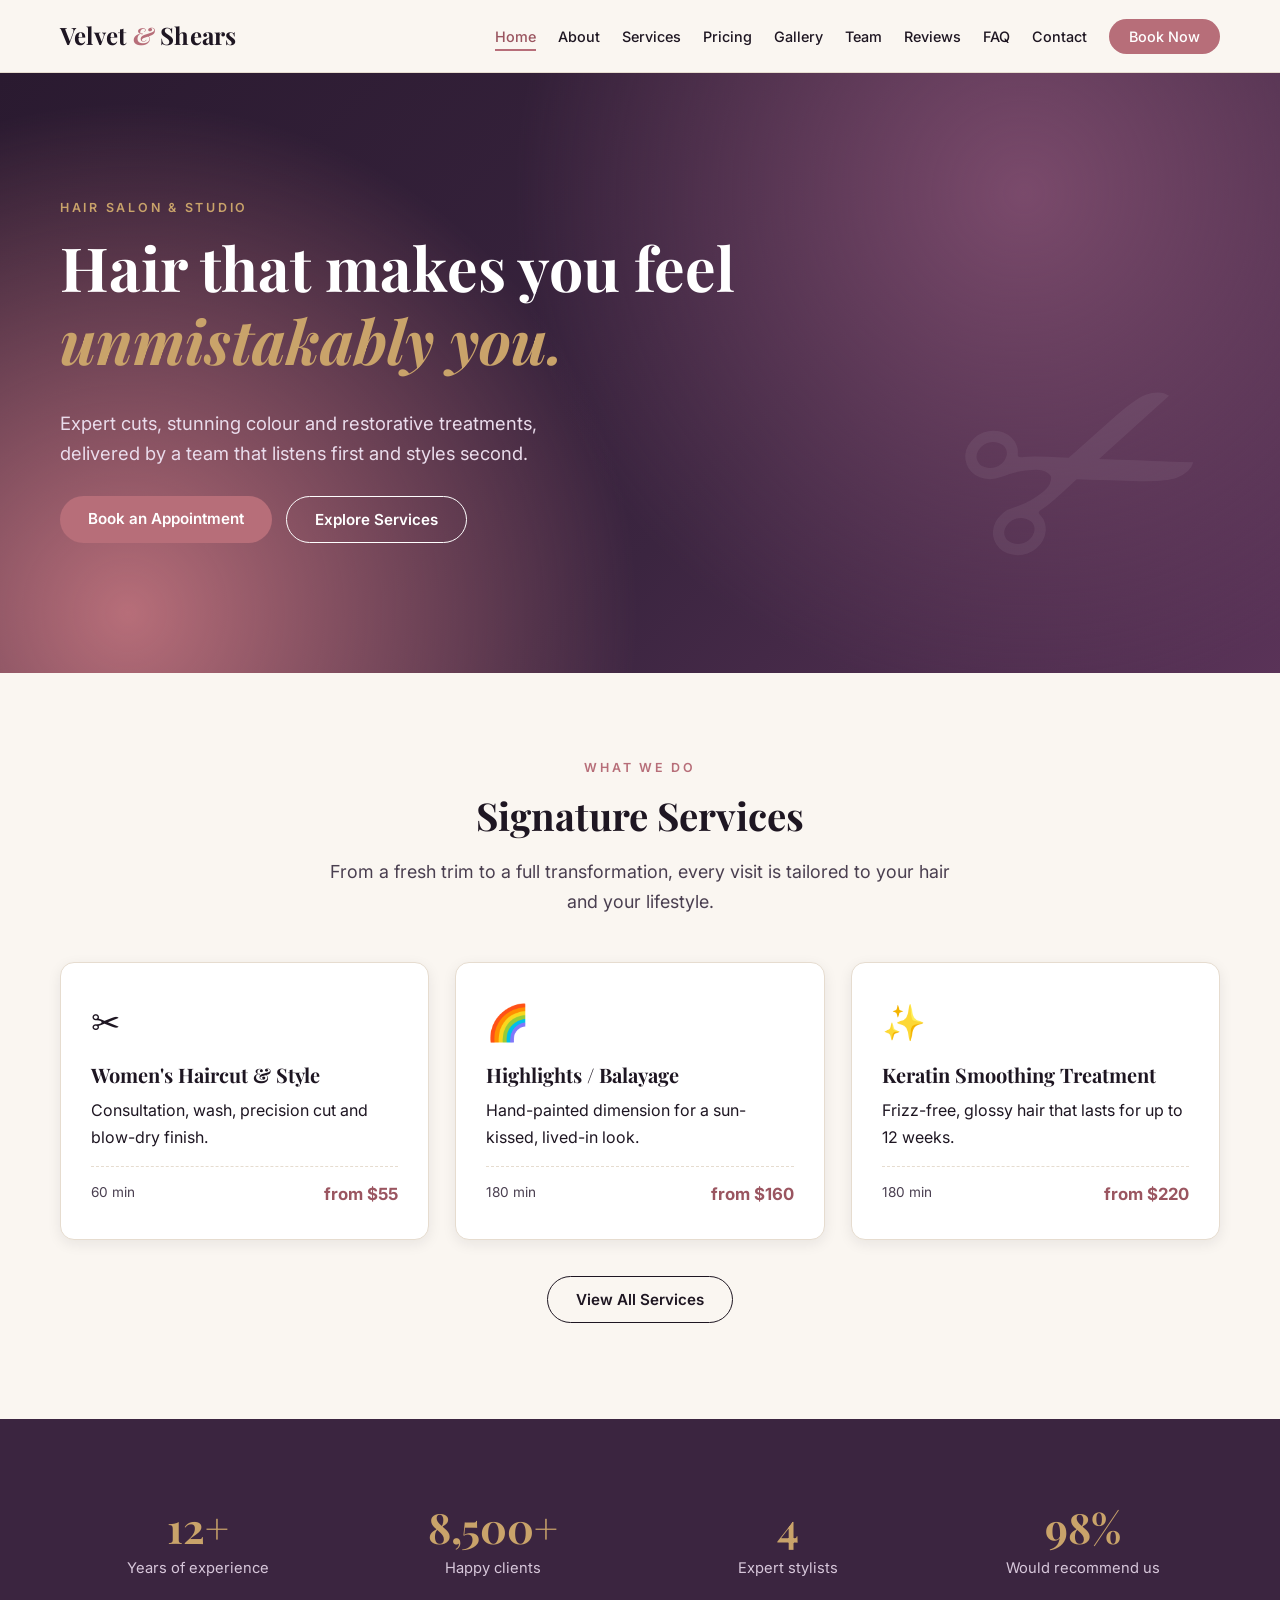
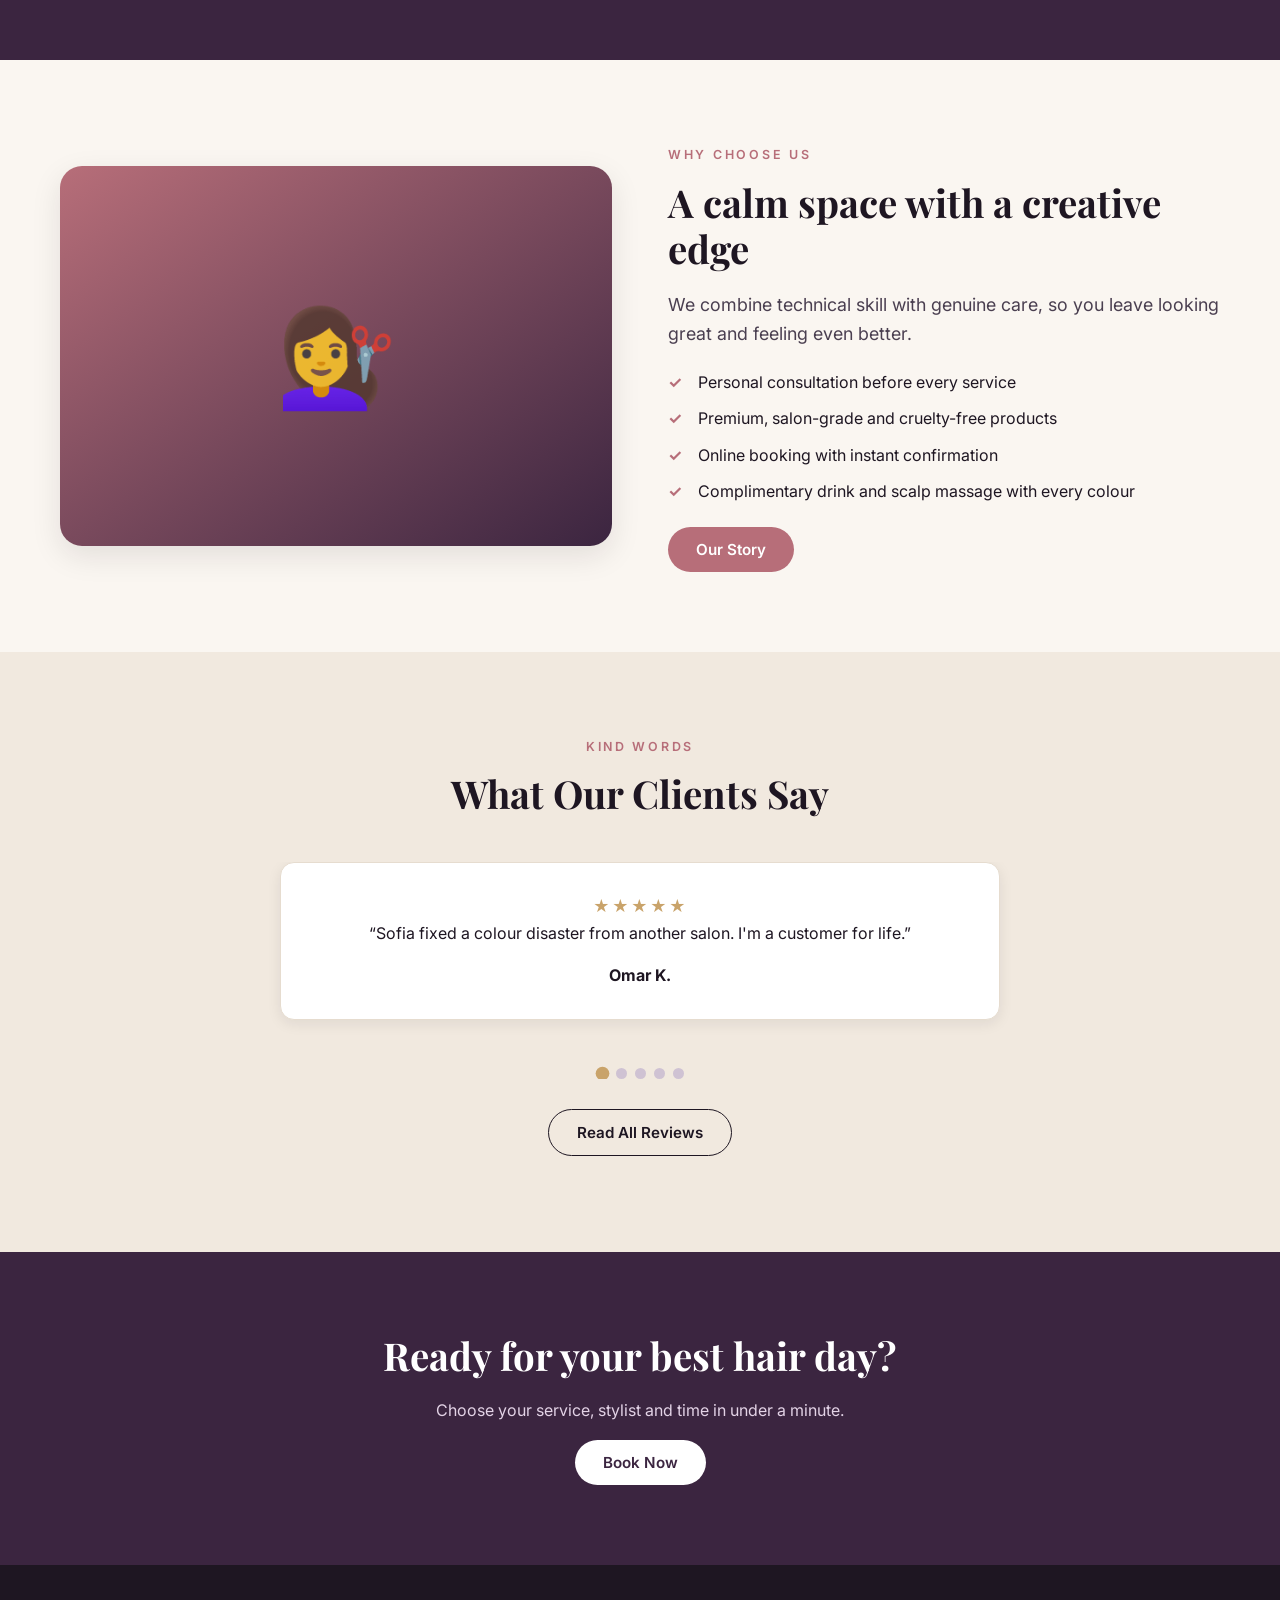
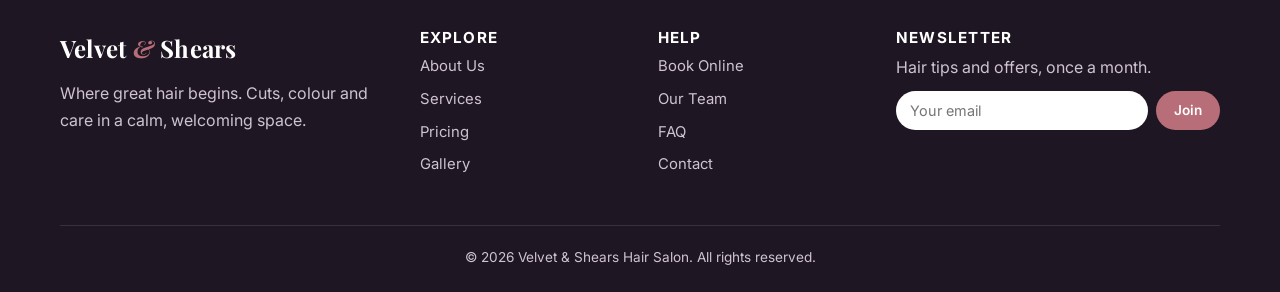
<file: index.html>
<!DOCTYPE html>
<html lang="en">
<head>
  <meta charset="UTF-8">
  <meta name="viewport" content="width=device-width, initial-scale=1">
  <title>Velvet &amp; Shears — Hair Salon</title>
  <meta name="description" content="Velvet & Shears is a modern hair salon offering cuts, colour, treatments and bridal styling.">
  <link rel="preconnect" href="https://fonts.googleapis.com">
  <link rel="preconnect" href="https://fonts.gstatic.com" crossorigin>
  <link href="https://fonts.googleapis.com/css2?family=Inter:wght@400;500;600;700&family=Playfair+Display:ital,wght@0,600;0,700;1,600&display=swap" rel="stylesheet">
  <link rel="stylesheet" href="css/style.css">
  <script src="js/main.js" defer></script>
</head>
<body data-page="home">
<main>

  <section class="hero">
    <div class="container">
      <span class="eyebrow" style="color:var(--gold)">Hair Salon &amp; Studio</span>
      <h1>Hair that makes you feel <em>unmistakably you.</em></h1>
      <p>Expert cuts, stunning colour and restorative treatments, delivered by a team that listens first and styles second.</p>
      <div class="actions">
        <a href="booking.html" class="btn">Book an Appointment</a>
        <a href="services.html" class="btn outline">Explore Services</a>
      </div>
    </div>
  </section>

  <section class="section">
    <div class="container">
      <div class="section-head center">
        <span class="eyebrow">What we do</span>
        <h2>Signature Services</h2>
        <p class="lead">From a fresh trim to a full transformation, every visit is tailored to your hair and your lifestyle.</p>
      </div>
      <div class="grid c3" id="featuredServices"></div>
      <p class="center" style="margin-top:36px"><a href="services.html" class="btn outline">View All Services</a></p>
    </div>
  </section>

  <section class="section dark">
    <div class="container stats">
      <div class="stat"><strong data-count="12" data-suffix="+">0</strong><span>Years of experience</span></div>
      <div class="stat"><strong data-count="8500" data-suffix="+">0</strong><span>Happy clients</span></div>
      <div class="stat"><strong data-count="4">0</strong><span>Expert stylists</span></div>
      <div class="stat"><strong data-count="98" data-suffix="%">0</strong><span>Would recommend us</span></div>
    </div>
  </section>

  <section class="section">
    <div class="container split">
      <div class="visual reveal">💇‍♀️</div>
      <div class="reveal">
        <span class="eyebrow">Why choose us</span>
        <h2>A calm space with a creative edge</h2>
        <p class="lead" style="margin-bottom:20px">We combine technical skill with genuine care, so you leave looking great and feeling even better.</p>
        <ul class="check-list">
          <li>Personal consultation before every service</li>
          <li>Premium, salon-grade and cruelty-free products</li>
          <li>Online booking with instant confirmation</li>
          <li>Complimentary drink and scalp massage with every colour</li>
        </ul>
        <a href="about.html" class="btn">Our Story</a>
      </div>
    </div>
  </section>

  <section class="section alt">
    <div class="container">
      <div class="section-head center">
        <span class="eyebrow">Kind words</span>
        <h2>What Our Clients Say</h2>
      </div>
      <div class="slider" id="homeSlider"></div>
      <p class="center" style="margin-top:30px"><a href="reviews.html" class="btn outline">Read All Reviews</a></p>
    </div>
  </section>

  <section class="section dark cta-band">
    <div class="container">
      <h2>Ready for your best hair day?</h2>
      <p>Choose your service, stylist and time in under a minute.</p>
      <a href="booking.html" class="btn light">Book Now</a>
    </div>
  </section>

</main>
</body>
</html>
</file>
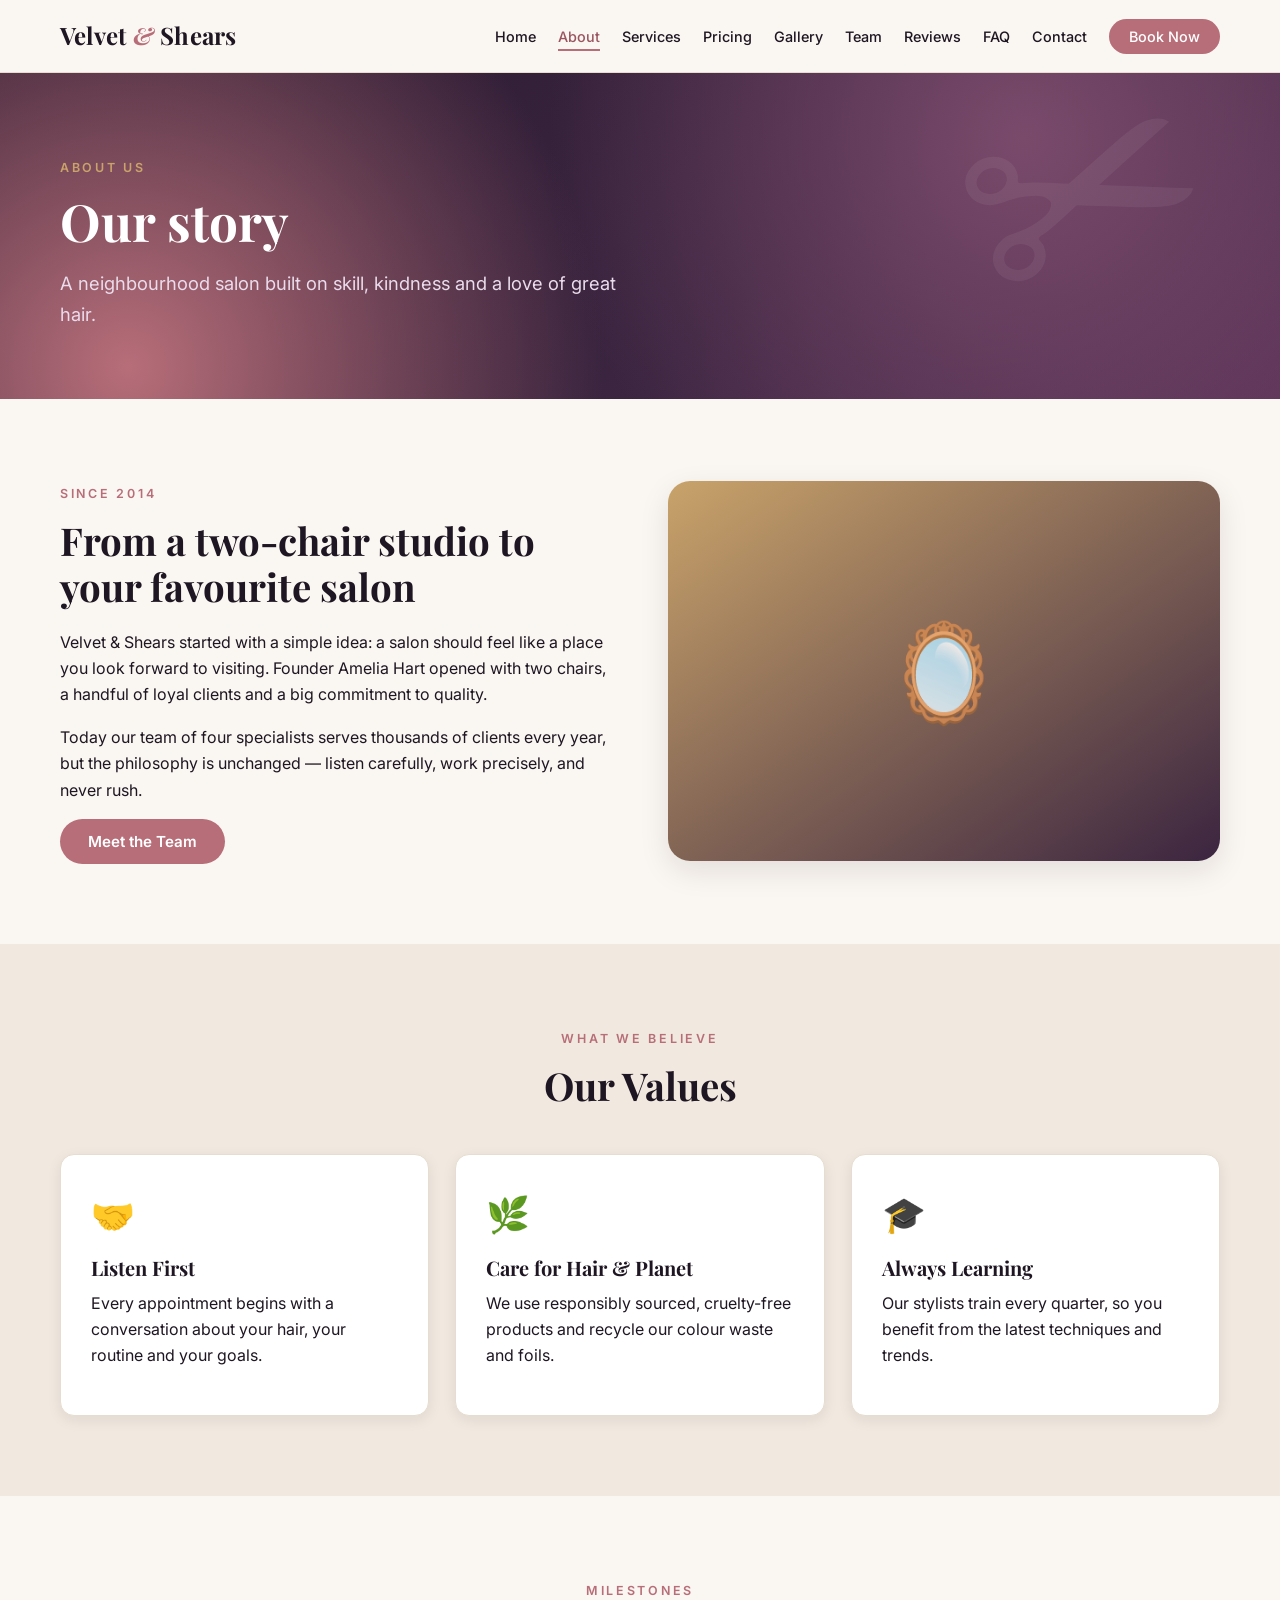
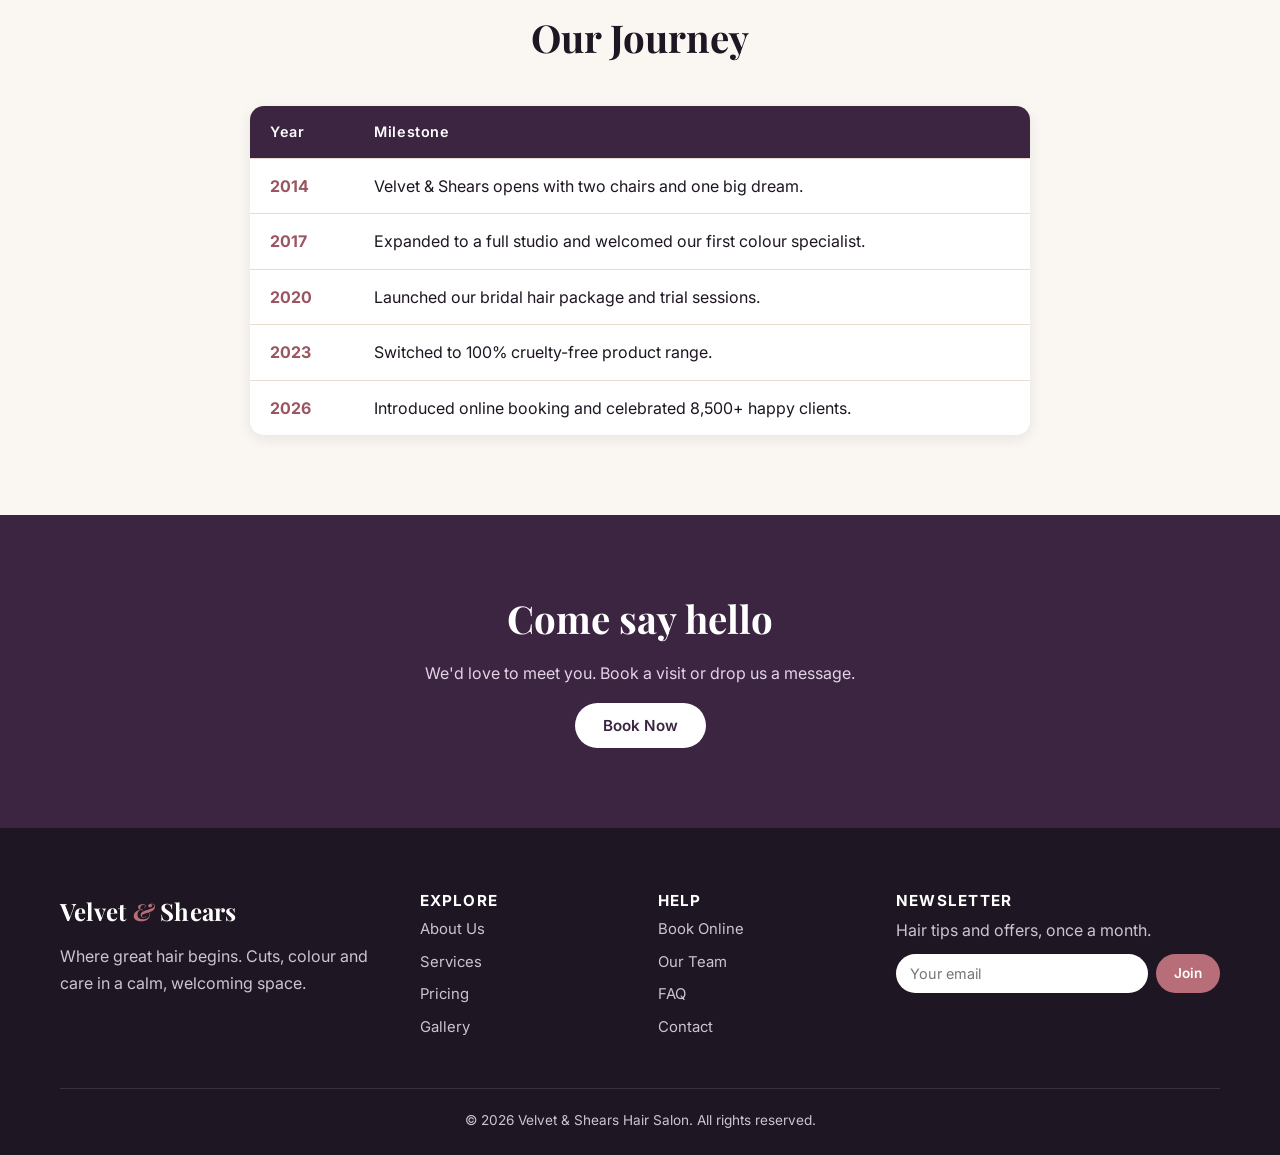
<file: about.html>
<!DOCTYPE html>
<html lang="en">
<head>
  <meta charset="UTF-8">
  <meta name="viewport" content="width=device-width, initial-scale=1">
  <title>About Us — Velvet &amp; Shears</title>
  <meta name="description" content="Learn about the story, values and philosophy behind Velvet & Shears Hair Salon.">
  <link rel="preconnect" href="https://fonts.googleapis.com">
  <link rel="preconnect" href="https://fonts.gstatic.com" crossorigin>
  <link href="https://fonts.googleapis.com/css2?family=Inter:wght@400;500;600;700&family=Playfair+Display:ital,wght@0,600;0,700;1,600&display=swap" rel="stylesheet">
  <link rel="stylesheet" href="css/style.css">
  <script src="js/main.js" defer></script>
</head>
<body data-page="about">
<main>

  <section class="hero page-hero">
    <div class="container">
      <span class="eyebrow" style="color:var(--gold)">About us</span>
      <h1>Our story</h1>
      <p>A neighbourhood salon built on skill, kindness and a love of great hair.</p>
    </div>
  </section>

  <section class="section">
    <div class="container split">
      <div class="reveal">
        <span class="eyebrow">Since 2014</span>
        <h2>From a two-chair studio to your favourite salon</h2>
        <p>Velvet &amp; Shears started with a simple idea: a salon should feel like a place you look forward to visiting. Founder Amelia Hart opened with two chairs, a handful of loyal clients and a big commitment to quality.</p>
        <p>Today our team of four specialists serves thousands of clients every year, but the philosophy is unchanged — listen carefully, work precisely, and never rush.</p>
        <a href="team.html" class="btn">Meet the Team</a>
      </div>
      <div class="visual reveal" style="background:linear-gradient(145deg,#c9a36a,#3b2540)">🪞</div>
    </div>
  </section>

  <section class="section alt">
    <div class="container">
      <div class="section-head center">
        <span class="eyebrow">What we believe</span>
        <h2>Our Values</h2>
      </div>
      <div class="grid c3">
        <div class="card reveal"><span class="icon">🤝</span><h3>Listen First</h3><p>Every appointment begins with a conversation about your hair, your routine and your goals.</p></div>
        <div class="card reveal"><span class="icon">🌿</span><h3>Care for Hair &amp; Planet</h3><p>We use responsibly sourced, cruelty-free products and recycle our colour waste and foils.</p></div>
        <div class="card reveal"><span class="icon">🎓</span><h3>Always Learning</h3><p>Our stylists train every quarter, so you benefit from the latest techniques and trends.</p></div>
      </div>
    </div>
  </section>

  <section class="section">
    <div class="container" style="max-width:780px">
      <div class="section-head center">
        <span class="eyebrow">Milestones</span>
        <h2>Our Journey</h2>
      </div>
      <table class="price-table">
        <thead><tr><th>Year</th><th>Milestone</th></tr></thead>
        <tbody>
          <tr><td class="amt">2014</td><td>Velvet &amp; Shears opens with two chairs and one big dream.</td></tr>
          <tr><td class="amt">2017</td><td>Expanded to a full studio and welcomed our first colour specialist.</td></tr>
          <tr><td class="amt">2020</td><td>Launched our bridal hair package and trial sessions.</td></tr>
          <tr><td class="amt">2023</td><td>Switched to 100% cruelty-free product range.</td></tr>
          <tr><td class="amt">2026</td><td>Introduced online booking and celebrated 8,500+ happy clients.</td></tr>
        </tbody>
      </table>
    </div>
  </section>

  <section class="section dark cta-band">
    <div class="container">
      <h2>Come say hello</h2>
      <p>We'd love to meet you. Book a visit or drop us a message.</p>
      <a href="booking.html" class="btn light">Book Now</a>
    </div>
  </section>

</main>
</body>
</html>
</file>
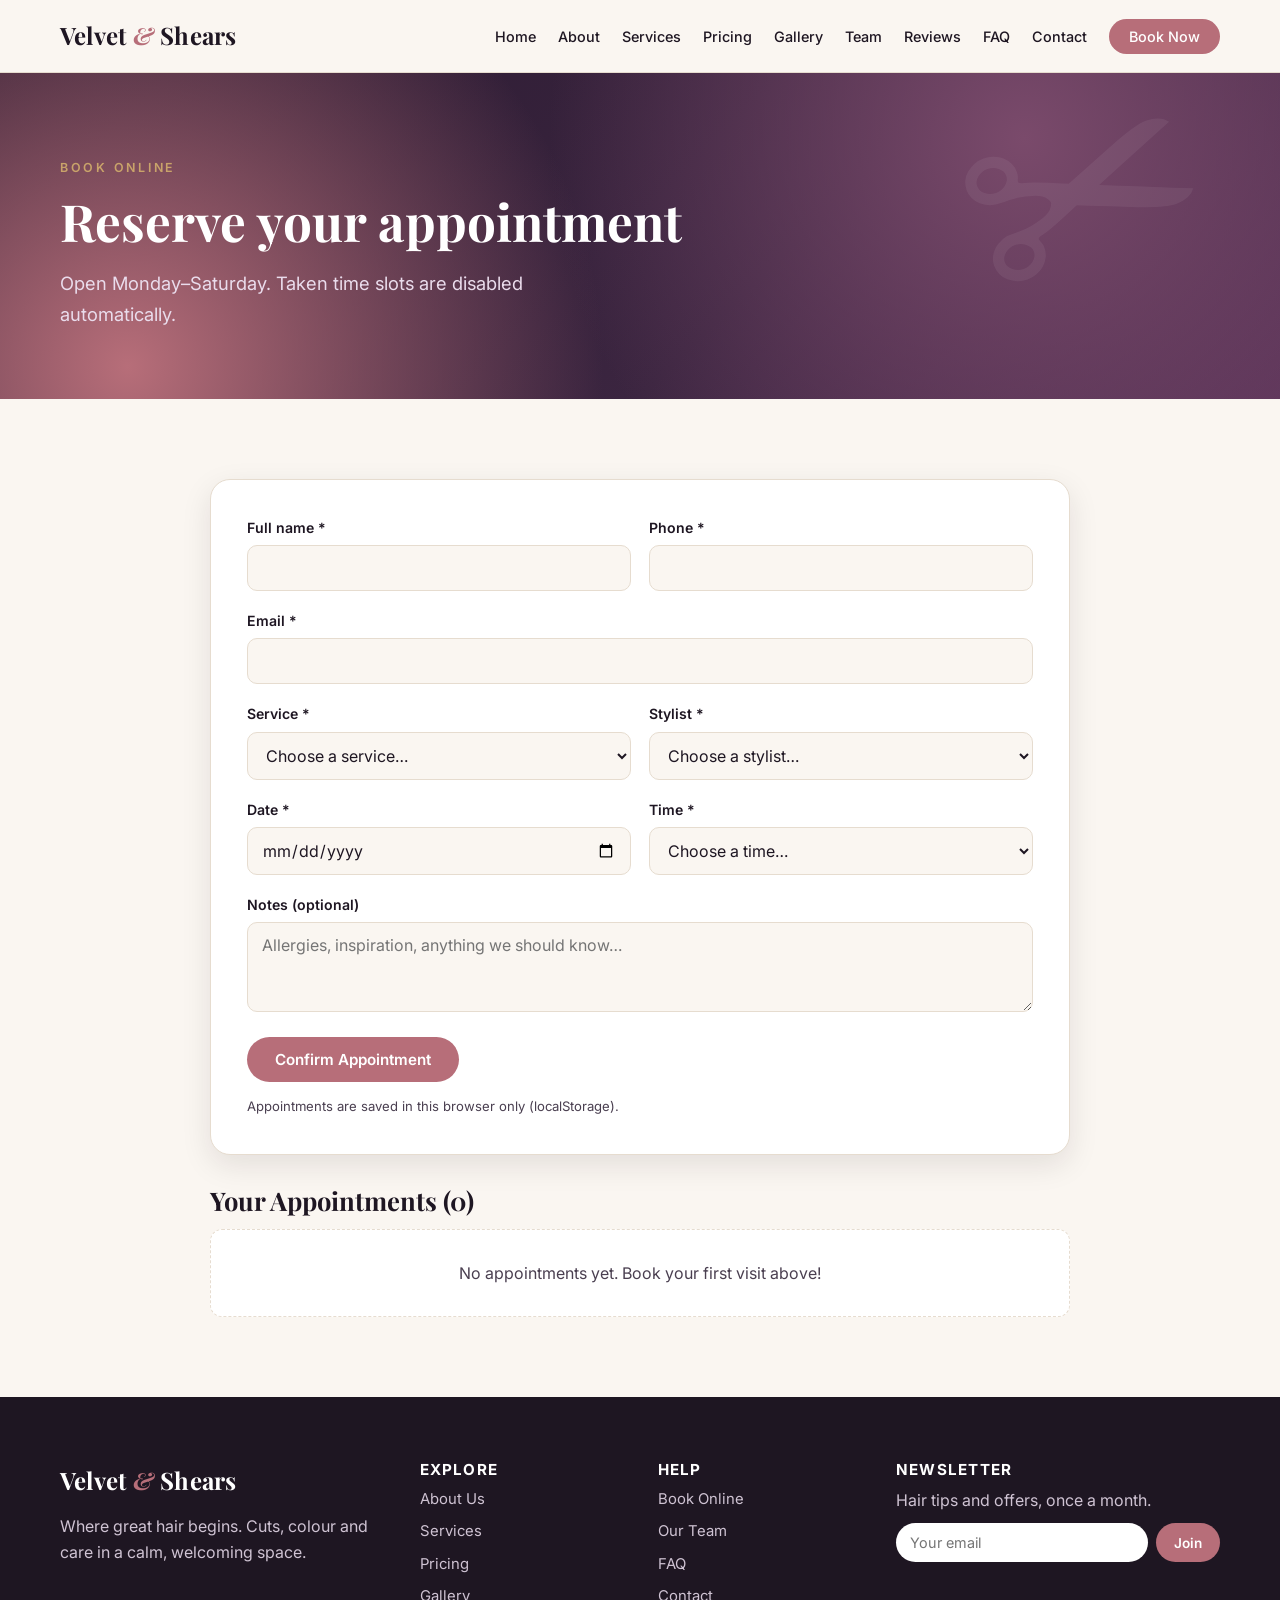
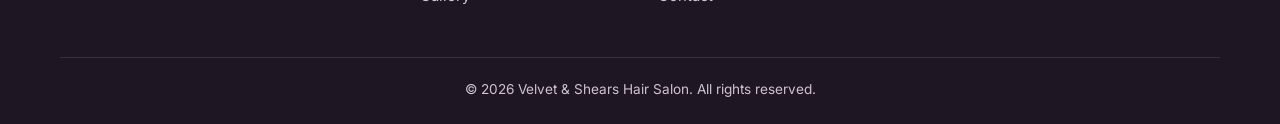
<file: booking.html>
<!DOCTYPE html>
<html lang="en">
<head>
  <meta charset="UTF-8">
  <meta name="viewport" content="width=device-width, initial-scale=1">
  <title>Book Online — Velvet &amp; Shears</title>
  <meta name="description" content="Book your hair appointment online with Velvet & Shears.">
  <link rel="preconnect" href="https://fonts.googleapis.com">
  <link rel="preconnect" href="https://fonts.gstatic.com" crossorigin>
  <link href="https://fonts.googleapis.com/css2?family=Inter:wght@400;500;600;700&family=Playfair+Display:ital,wght@0,600;0,700;1,600&display=swap" rel="stylesheet">
  <link rel="stylesheet" href="css/style.css">
  <script src="js/main.js" defer></script>
</head>
<body data-page="booking">
<main>

  <section class="hero page-hero">
    <div class="container">
      <span class="eyebrow" style="color:var(--gold)">Book online</span>
      <h1>Reserve your appointment</h1>
      <p>Open Monday–Saturday. Taken time slots are disabled automatically.</p>
    </div>
  </section>

  <section class="section">
    <div class="container" style="max-width:860px">
      <form class="form-card" id="bookingForm" novalidate>
        <div class="form-row">
          <div class="field"><label for="bkName">Full name *</label><input id="bkName" type="text" autocomplete="name"><div class="err"></div></div>
          <div class="field"><label for="bkPhone">Phone *</label><input id="bkPhone" type="tel" autocomplete="tel"><div class="err"></div></div>
        </div>
        <div class="field"><label for="bkEmail">Email *</label><input id="bkEmail" type="email" autocomplete="email"><div class="err"></div></div>
        <div class="form-row">
          <div class="field"><label for="bkService">Service *</label><select id="bkService"></select><div class="err"></div></div>
          <div class="field"><label for="bkStylist">Stylist *</label><select id="bkStylist"></select><div class="err"></div></div>
        </div>
        <div class="form-row">
          <div class="field"><label for="bkDate">Date *</label><input id="bkDate" type="date"><div class="err"></div></div>
          <div class="field"><label for="bkTime">Time *</label><select id="bkTime"><option value="">Choose a time…</option></select><div class="err"></div></div>
        </div>
        <div class="field"><label for="bkNotes">Notes (optional)</label><textarea id="bkNotes" style="min-height:90px" placeholder="Allergies, inspiration, anything we should know…"></textarea></div>
        <button class="btn" type="submit">Confirm Appointment</button>
        <p class="hint" style="margin:14px 0 0">Appointments are saved in this browser only (localStorage).</p>
      </form>

      <div class="records">
        <h2 style="font-size:1.6rem">Your Appointments (<span id="bookingCount">0</span>)</h2>
        <div id="bookingList"></div>
      </div>
    </div>
  </section>

</main>
</body>
</html>
</file>
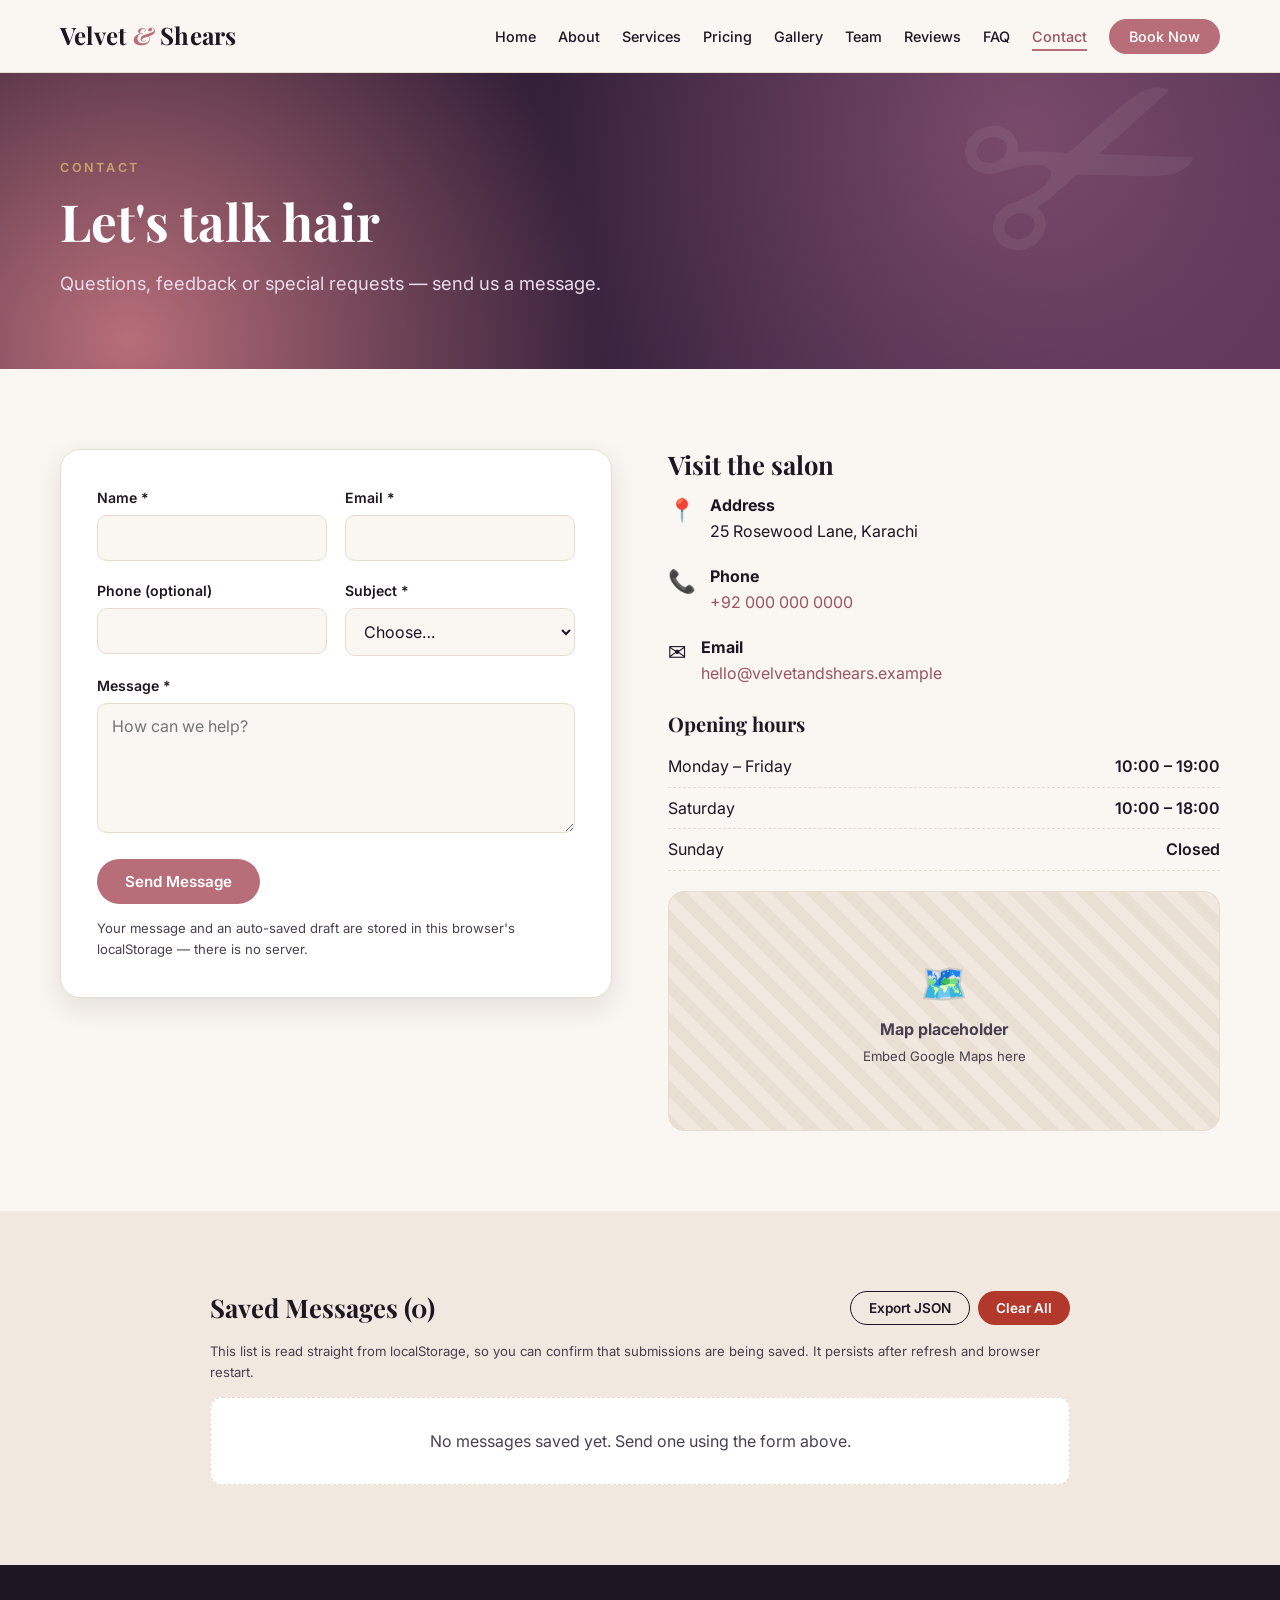
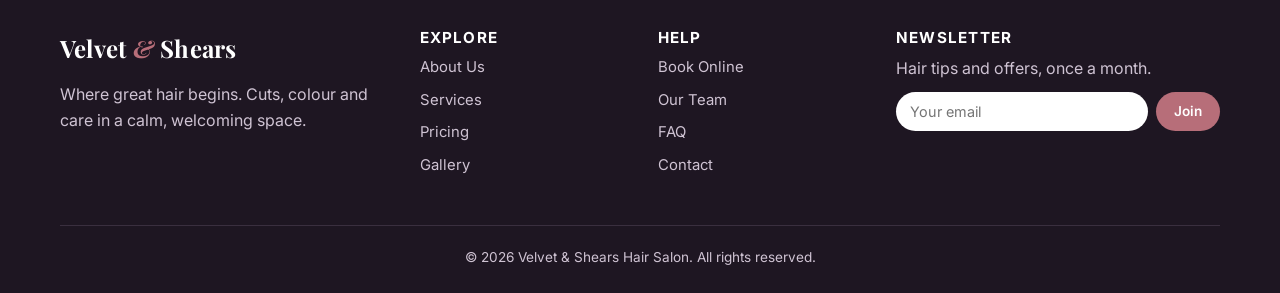
<file: contact.html>
<!DOCTYPE html>
<html lang="en">
<head>
  <meta charset="UTF-8">
  <meta name="viewport" content="width=device-width, initial-scale=1">
  <title>Contact — Velvet &amp; Shears</title>
  <meta name="description" content="Contact Velvet & Shears Hair Salon: address, hours, phone and a message form.">
  <link rel="preconnect" href="https://fonts.googleapis.com">
  <link rel="preconnect" href="https://fonts.gstatic.com" crossorigin>
  <link href="https://fonts.googleapis.com/css2?family=Inter:wght@400;500;600;700&family=Playfair+Display:ital,wght@0,600;0,700;1,600&display=swap" rel="stylesheet">
  <link rel="stylesheet" href="css/style.css">
  <script src="js/main.js" defer></script>
</head>
<body data-page="contact">
<main>

  <section class="hero page-hero">
    <div class="container">
      <span class="eyebrow" style="color:var(--gold)">Contact</span>
      <h1>Let's talk hair</h1>
      <p>Questions, feedback or special requests — send us a message.</p>
    </div>
  </section>

  <section class="section">
    <div class="container split" style="align-items:start">

      <div>
        <form class="form-card" id="contactForm" novalidate>
          <div class="form-row">
            <div class="field"><label for="ctName">Name *</label><input id="ctName" type="text" autocomplete="name"><div class="err"></div></div>
            <div class="field"><label for="ctEmail">Email *</label><input id="ctEmail" type="email" autocomplete="email"><div class="err"></div></div>
          </div>
          <div class="form-row">
            <div class="field"><label for="ctPhone">Phone (optional)</label><input id="ctPhone" type="tel" autocomplete="tel"><div class="err"></div></div>
            <div class="field"><label for="ctSubject">Subject *</label>
              <select id="ctSubject">
                <option value="">Choose…</option>
                <option>General enquiry</option>
                <option>Booking help</option>
                <option>Bridal &amp; events</option>
                <option>Feedback</option>
                <option>Careers</option>
              </select><div class="err"></div></div>
          </div>
          <div class="field"><label for="ctMessage">Message *</label><textarea id="ctMessage" placeholder="How can we help?"></textarea><div class="err"></div></div>
          <button class="btn" type="submit">Send Message</button>
          <p class="hint" style="margin:14px 0 0">Your message and an auto-saved draft are stored in this browser's localStorage — there is no server.</p>
        </form>
      </div>

      <div>
        <h2 style="font-size:1.6rem">Visit the salon</h2>
        <ul class="info-list">
          <li><span class="ic">📍</span><div><strong>Address</strong><br>25 Rosewood Lane, Karachi</div></li>
          <li><span class="ic">📞</span><div><strong>Phone</strong><br><a href="tel:+920000000000">+92 000 000 0000</a></div></li>
          <li><span class="ic">✉️</span><div><strong>Email</strong><br><a href="mailto:hello@velvetandshears.example">hello@velvetandshears.example</a></div></li>
        </ul>
        <h3 style="margin-top:26px">Opening hours</h3>
        <table class="hours">
          <tr><td>Monday – Friday</td><td>10:00 – 19:00</td></tr>
          <tr><td>Saturday</td><td>10:00 – 18:00</td></tr>
          <tr><td>Sunday</td><td>Closed</td></tr>
        </table>
        <div class="map"><div><div style="font-size:2.4rem">🗺️</div><strong>Map placeholder</strong><br><span class="hint">Embed Google Maps here</span></div></div>
      </div>
    </div>
  </section>

  <section class="section alt">
    <div class="container" style="max-width:860px">
      <div class="toolbar">
        <h2 style="font-size:1.6rem;margin:0">Saved Messages (<span id="msgCount">0</span>)</h2>
        <div style="display:flex;gap:8px">
          <button class="btn small outline" id="exportMessages" type="button">Export JSON</button>
          <button class="btn small danger" id="clearMessages" type="button">Clear All</button>
        </div>
      </div>
      <p class="hint">This list is read straight from localStorage, so you can confirm that submissions are being saved. It persists after refresh and browser restart.</p>
      <div id="messageList"></div>
    </div>
  </section>

</main>
</body>
</html>
</file>
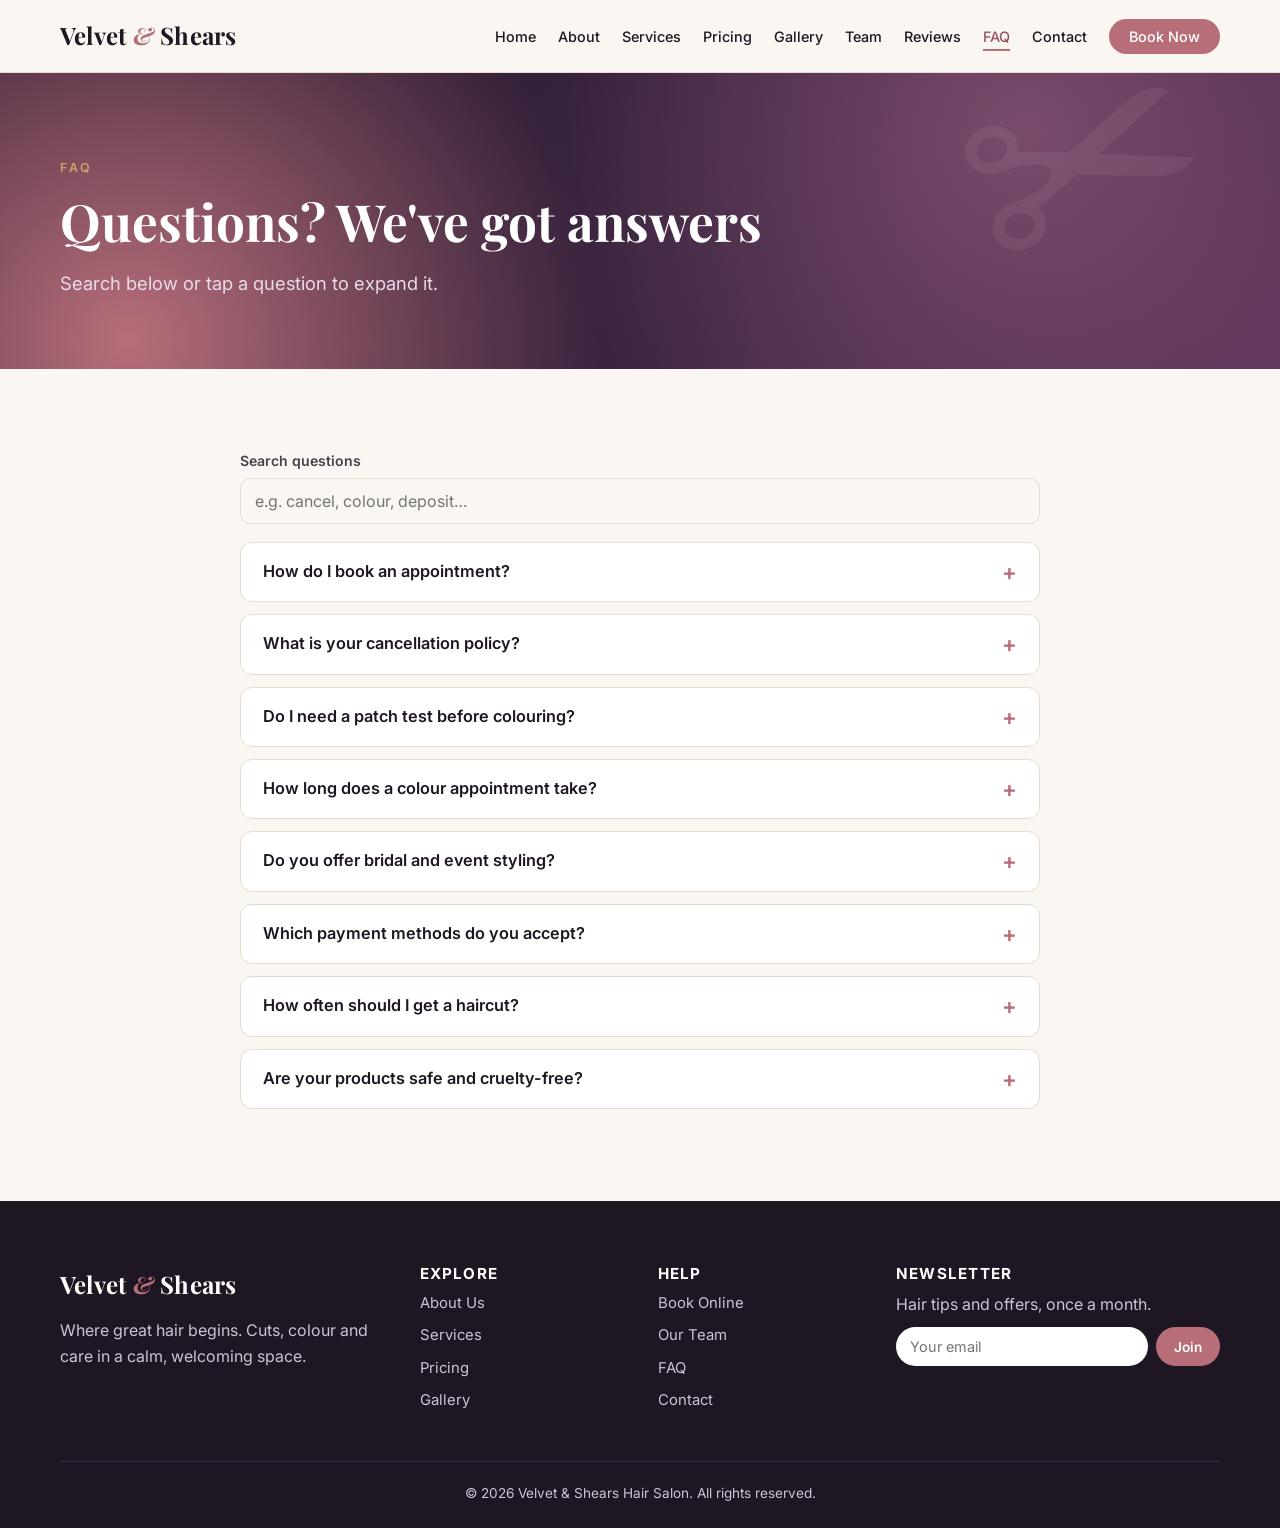
<file: faq.html>
<!DOCTYPE html>
<html lang="en">
<head>
  <meta charset="UTF-8">
  <meta name="viewport" content="width=device-width, initial-scale=1">
  <title>FAQ — Velvet &amp; Shears</title>
  <meta name="description" content="Answers to common questions about appointments, products, policies and aftercare.">
  <link rel="preconnect" href="https://fonts.googleapis.com">
  <link rel="preconnect" href="https://fonts.gstatic.com" crossorigin>
  <link href="https://fonts.googleapis.com/css2?family=Inter:wght@400;500;600;700&family=Playfair+Display:ital,wght@0,600;0,700;1,600&display=swap" rel="stylesheet">
  <link rel="stylesheet" href="css/style.css">
  <script src="js/main.js" defer></script>
</head>
<body data-page="faq">
<main>

  <section class="hero page-hero">
    <div class="container">
      <span class="eyebrow" style="color:var(--gold)">FAQ</span>
      <h1>Questions? We've got answers</h1>
      <p>Search below or tap a question to expand it.</p>
    </div>
  </section>

  <section class="section">
    <div class="container" style="max-width:800px">
      <div class="field">
        <label for="faqSearch" class="hint">Search questions</label>
        <input type="search" id="faqSearch" placeholder="e.g. cancel, colour, deposit…">
      </div>

      <div class="faq-item"><button class="faq-q">How do I book an appointment?</button>
        <div class="faq-a"><p>Use our <a href="booking.html">online booking page</a>, choose your service, stylist and time, and you're done. You can also message us from the contact page.</p></div></div>

      <div class="faq-item"><button class="faq-q">What is your cancellation policy?</button>
        <div class="faq-a"><p>Please cancel or reschedule at least 24 hours before your appointment so we can offer the slot to someone else. Late cancellations may incur a fee of 50% of the service price.</p></div></div>

      <div class="faq-item"><button class="faq-q">Do I need a patch test before colouring?</button>
        <div class="faq-a"><p>Yes. We recommend a patch test 48 hours before your first colour service, and every six months after that. It's free and takes two minutes.</p></div></div>

      <div class="faq-item"><button class="faq-q">How long does a colour appointment take?</button>
        <div class="faq-a"><p>A root touch-up takes about 75 minutes, a full colour 2 hours, and highlights or balayage around 3 hours depending on hair length and thickness.</p></div></div>

      <div class="faq-item"><button class="faq-q">Do you offer bridal and event styling?</button>
        <div class="faq-a"><p>Absolutely. Our bridal package includes a trial session, wedding-day styling and a touch-up kit. We also offer updos for parties and events.</p></div></div>

      <div class="faq-item"><button class="faq-q">Which payment methods do you accept?</button>
        <div class="faq-a"><p>We accept all major credit and debit cards, mobile wallets and cash. Gift cards are available in any amount.</p></div></div>

      <div class="faq-item"><button class="faq-q">How often should I get a haircut?</button>
        <div class="faq-a"><p>Most people benefit from a trim every 6–8 weeks to keep hair healthy and shapely. Short styles may need a refresh every 4 weeks.</p></div></div>

      <div class="faq-item"><button class="faq-q">Are your products safe and cruelty-free?</button>
        <div class="faq-a"><p>Yes. Our full product range is cruelty-free, and we offer vegan and sulphate-free alternatives on request.</p></div></div>

      <div id="faqNone" class="empty" style="display:none">No matching questions. Try another keyword or <a href="contact.html">contact us</a>.</div>
    </div>
  </section>

</main>
</body>
</html>
</file>
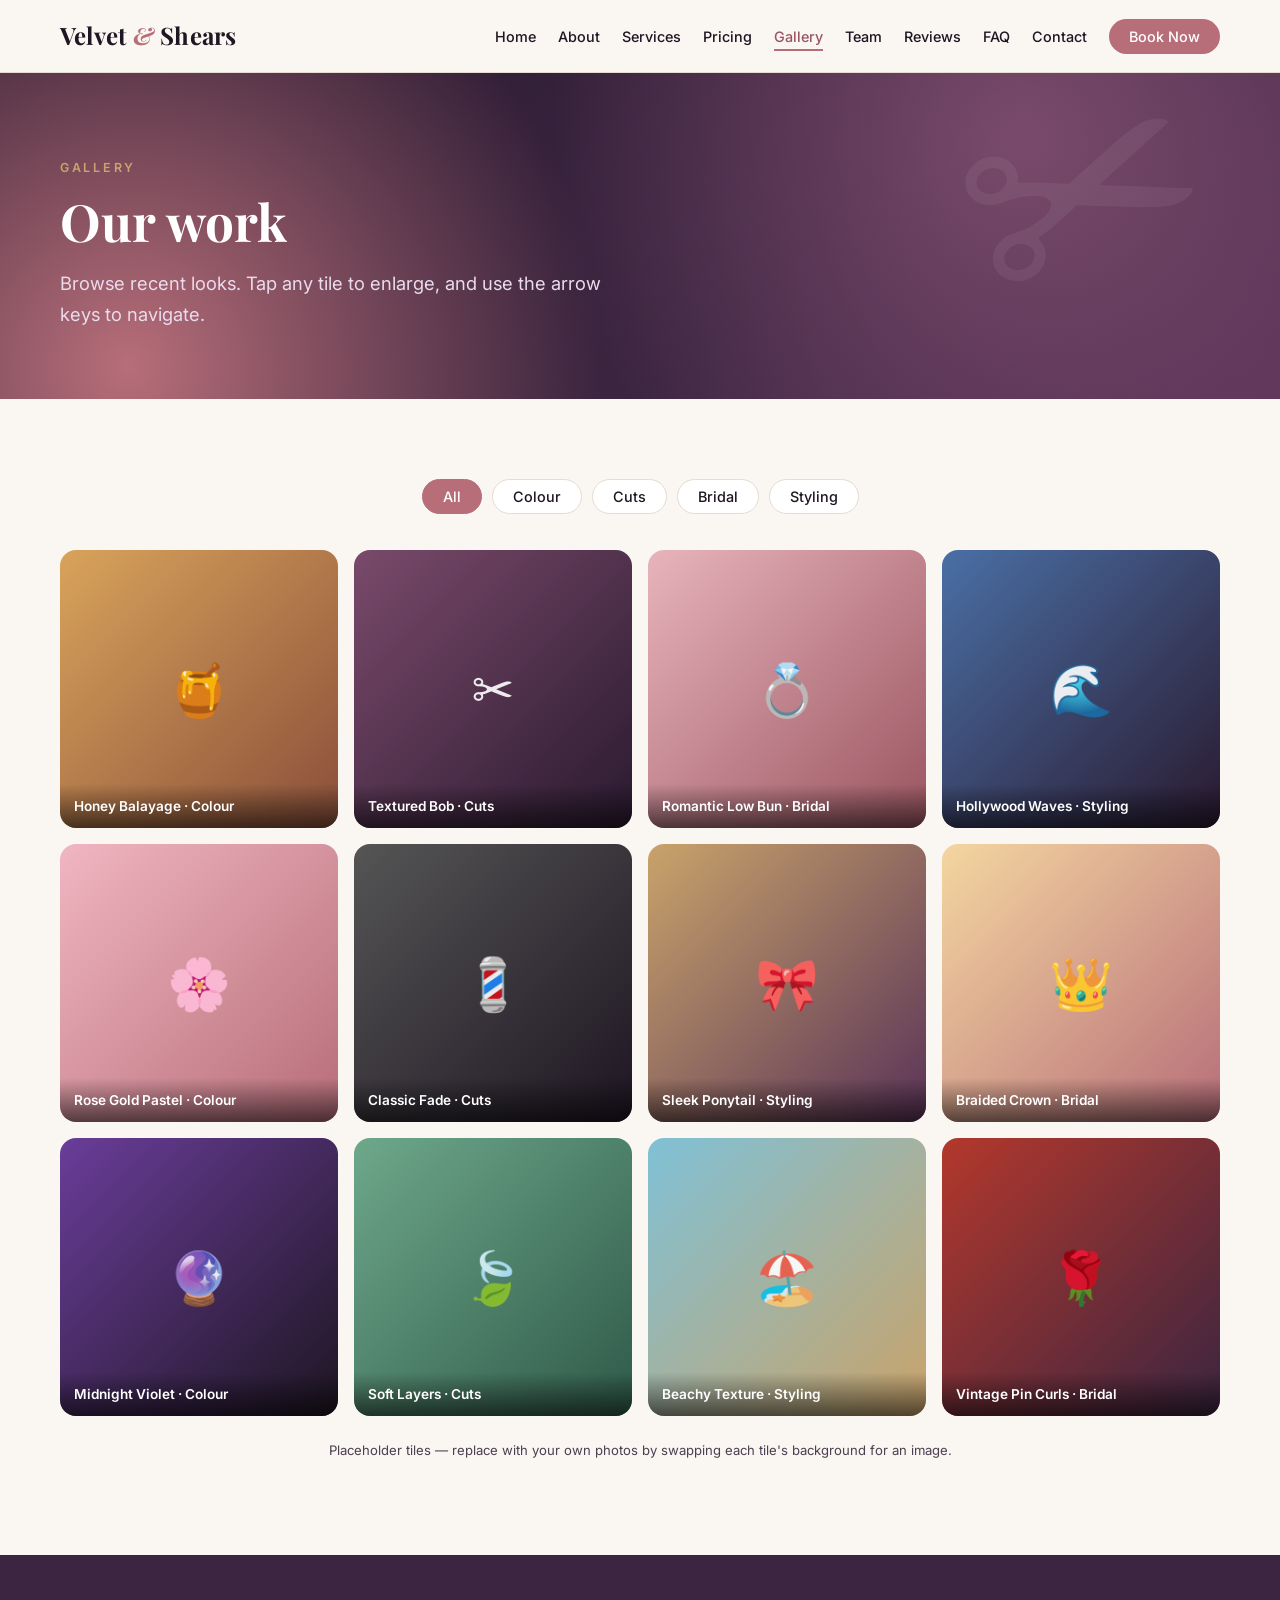
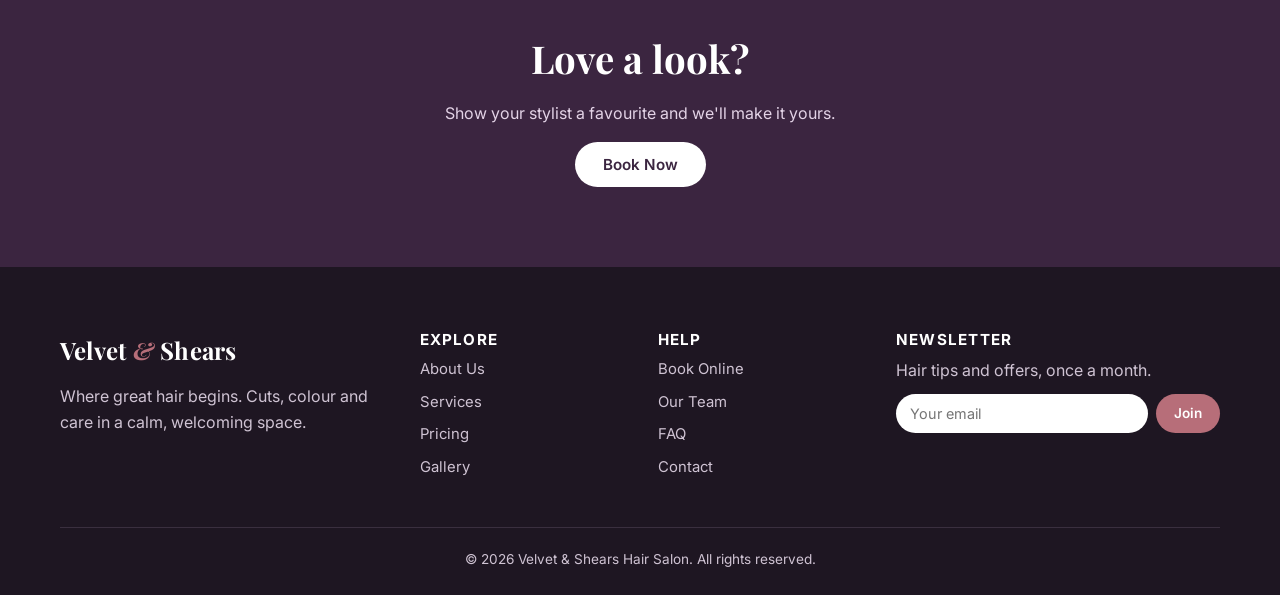
<file: gallery.html>
<!DOCTYPE html>
<html lang="en">
<head>
  <meta charset="UTF-8">
  <meta name="viewport" content="width=device-width, initial-scale=1">
  <title>Gallery — Velvet &amp; Shears</title>
  <meta name="description" content="A gallery of cuts, colours, styling and bridal looks from Velvet & Shears.">
  <link rel="preconnect" href="https://fonts.googleapis.com">
  <link rel="preconnect" href="https://fonts.gstatic.com" crossorigin>
  <link href="https://fonts.googleapis.com/css2?family=Inter:wght@400;500;600;700&family=Playfair+Display:ital,wght@0,600;0,700;1,600&display=swap" rel="stylesheet">
  <link rel="stylesheet" href="css/style.css">
  <script src="js/main.js" defer></script>
</head>
<body data-page="gallery">
<main>

  <section class="hero page-hero">
    <div class="container">
      <span class="eyebrow" style="color:var(--gold)">Gallery</span>
      <h1>Our work</h1>
      <p>Browse recent looks. Tap any tile to enlarge, and use the arrow keys to navigate.</p>
    </div>
  </section>

  <section class="section">
    <div class="container">
      <div class="filters" id="galleryFilters" role="group" aria-label="Filter gallery"></div>
      <div class="gallery" id="galleryGrid"></div>
      <p class="center hint" style="margin-top:24px">Placeholder tiles — replace with your own photos by swapping each tile's background for an image.</p>
    </div>
  </section>

  <div class="lightbox" id="lightbox" role="dialog" aria-modal="true" aria-label="Image viewer">
    <button class="lb-close" id="lbClose" aria-label="Close">✕</button>
    <button class="lb-nav prev" id="lbPrev" aria-label="Previous">‹</button>
    <div class="lb-box" id="lbBox"></div>
    <button class="lb-nav next" id="lbNext" aria-label="Next">›</button>
  </div>

  <section class="section dark cta-band">
    <div class="container">
      <h2>Love a look?</h2>
      <p>Show your stylist a favourite and we'll make it yours.</p>
      <a href="booking.html" class="btn light">Book Now</a>
    </div>
  </section>

</main>
</body>
</html>
</file>
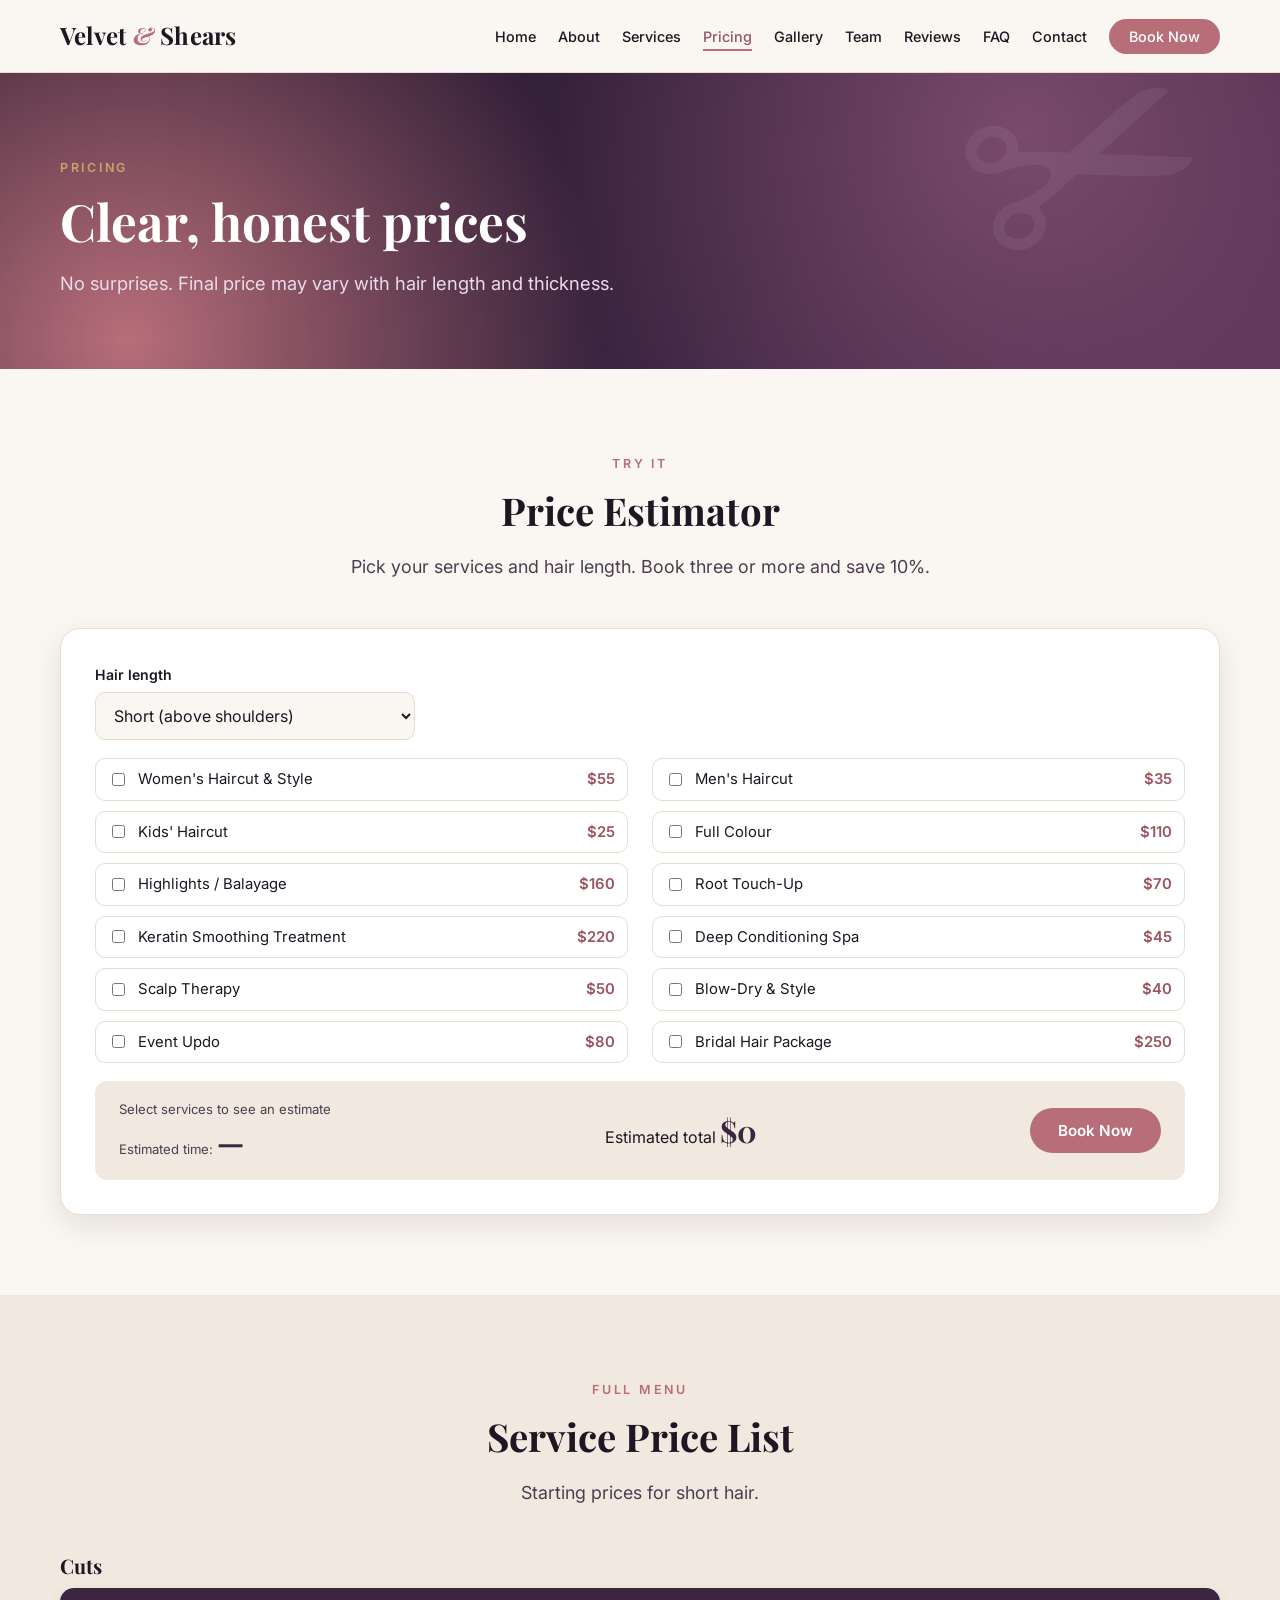
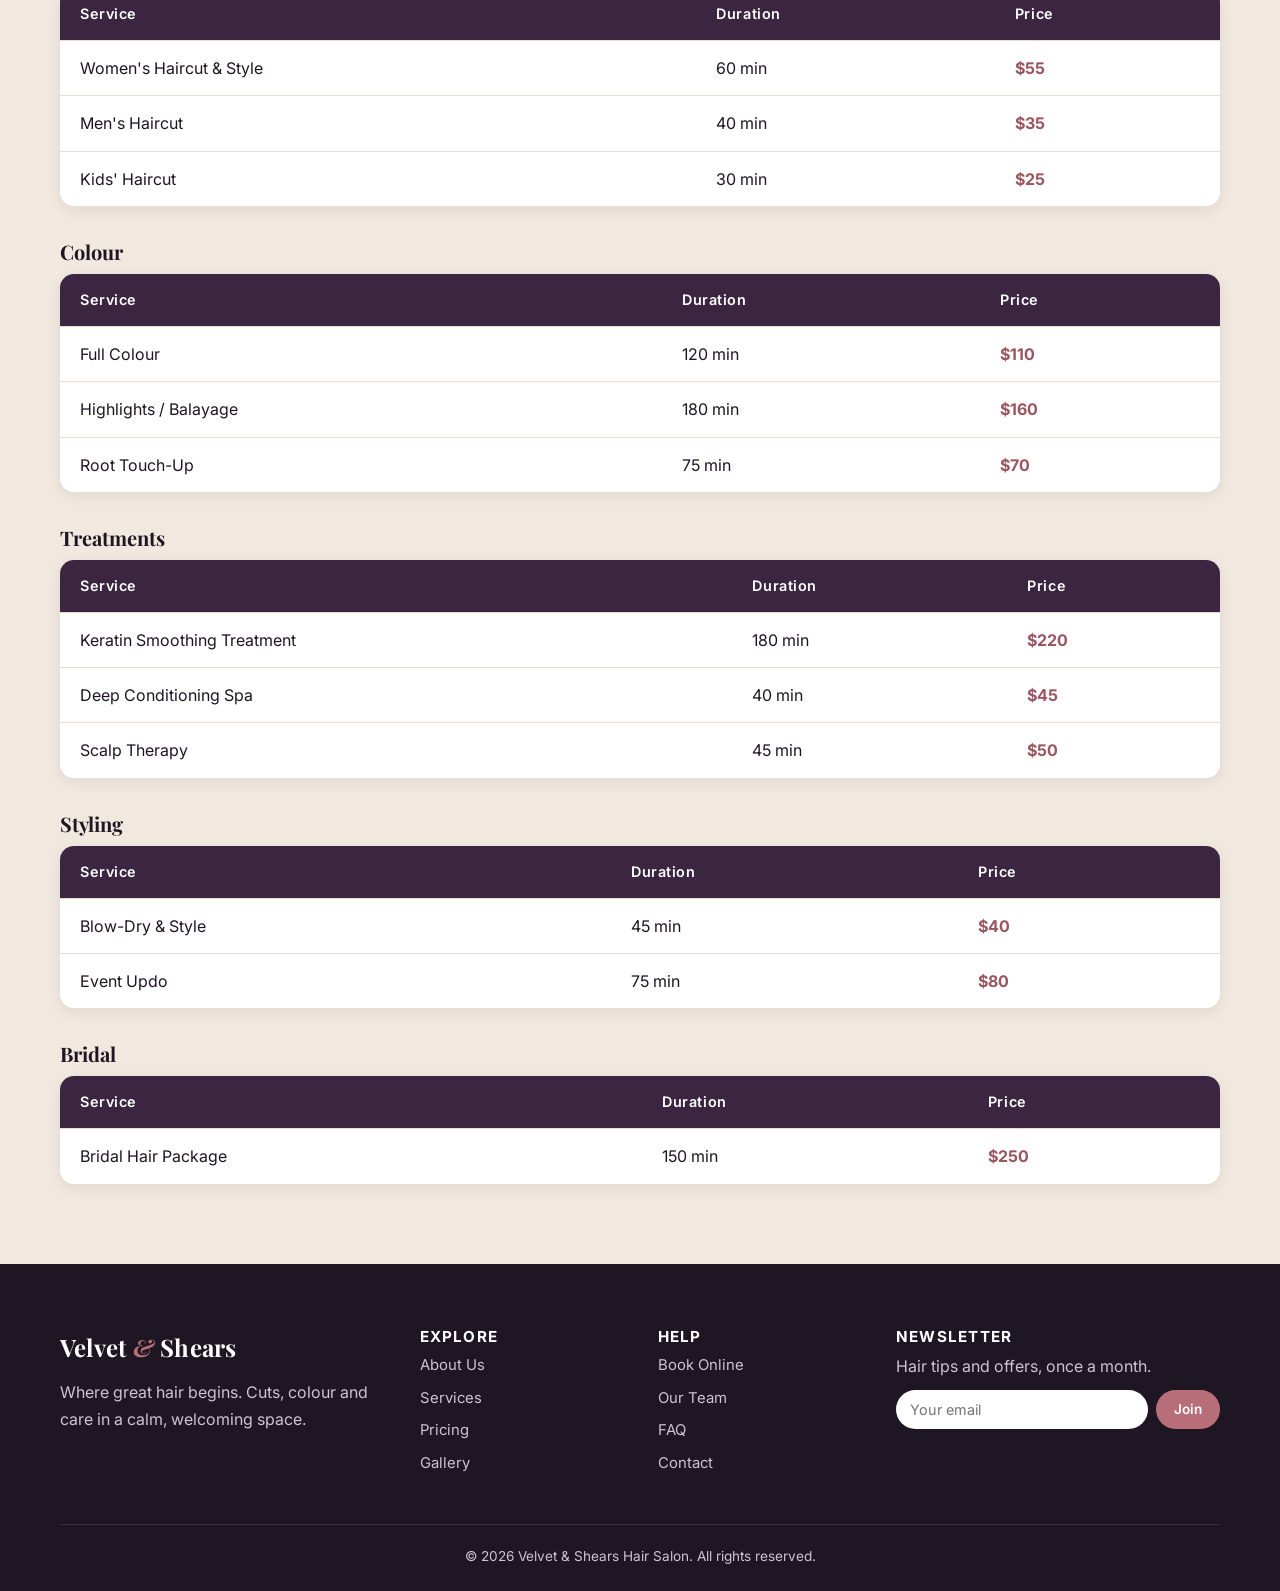
<file: pricing.html>
<!DOCTYPE html>
<html lang="en">
<head>
  <meta charset="UTF-8">
  <meta name="viewport" content="width=device-width, initial-scale=1">
  <title>Pricing — Velvet &amp; Shears</title>
  <meta name="description" content="Transparent salon pricing and an instant cost estimator.">
  <link rel="preconnect" href="https://fonts.googleapis.com">
  <link rel="preconnect" href="https://fonts.gstatic.com" crossorigin>
  <link href="https://fonts.googleapis.com/css2?family=Inter:wght@400;500;600;700&family=Playfair+Display:ital,wght@0,600;0,700;1,600&display=swap" rel="stylesheet">
  <link rel="stylesheet" href="css/style.css">
  <script src="js/main.js" defer></script>
</head>
<body data-page="pricing">
<main>

  <section class="hero page-hero">
    <div class="container">
      <span class="eyebrow" style="color:var(--gold)">Pricing</span>
      <h1>Clear, honest prices</h1>
      <p>No surprises. Final price may vary with hair length and thickness.</p>
    </div>
  </section>

  <section class="section">
    <div class="container">
      <div class="section-head center">
        <span class="eyebrow">Try it</span>
        <h2>Price Estimator</h2>
        <p class="lead">Pick your services and hair length. Book three or more and save 10%.</p>
      </div>
      <div class="estimator">
        <div class="field" style="max-width:320px">
          <label for="hairLength">Hair length</label>
          <select id="hairLength">
            <option value="1">Short (above shoulders)</option>
            <option value="1.2">Medium (shoulder length)</option>
            <option value="1.4">Long (below shoulder blades)</option>
          </select>
        </div>
        <div class="est-list" id="estList"></div>
        <div class="est-total">
          <div>
            <div id="estCount" class="hint"></div>
            <div class="hint">Estimated time: <strong id="estTime">—</strong></div>
          </div>
          <div>Estimated total <strong id="estTotal">$0</strong></div>
          <a href="booking.html" class="btn">Book Now</a>
        </div>
      </div>
    </div>
  </section>

  <section class="section alt">
    <div class="container">
      <div class="section-head center">
        <span class="eyebrow">Full menu</span>
        <h2>Service Price List</h2>
        <p class="lead">Starting prices for short hair.</p>
      </div>
      <div id="priceTables"></div>
    </div>
  </section>

</main>
</body>
</html>
</file>
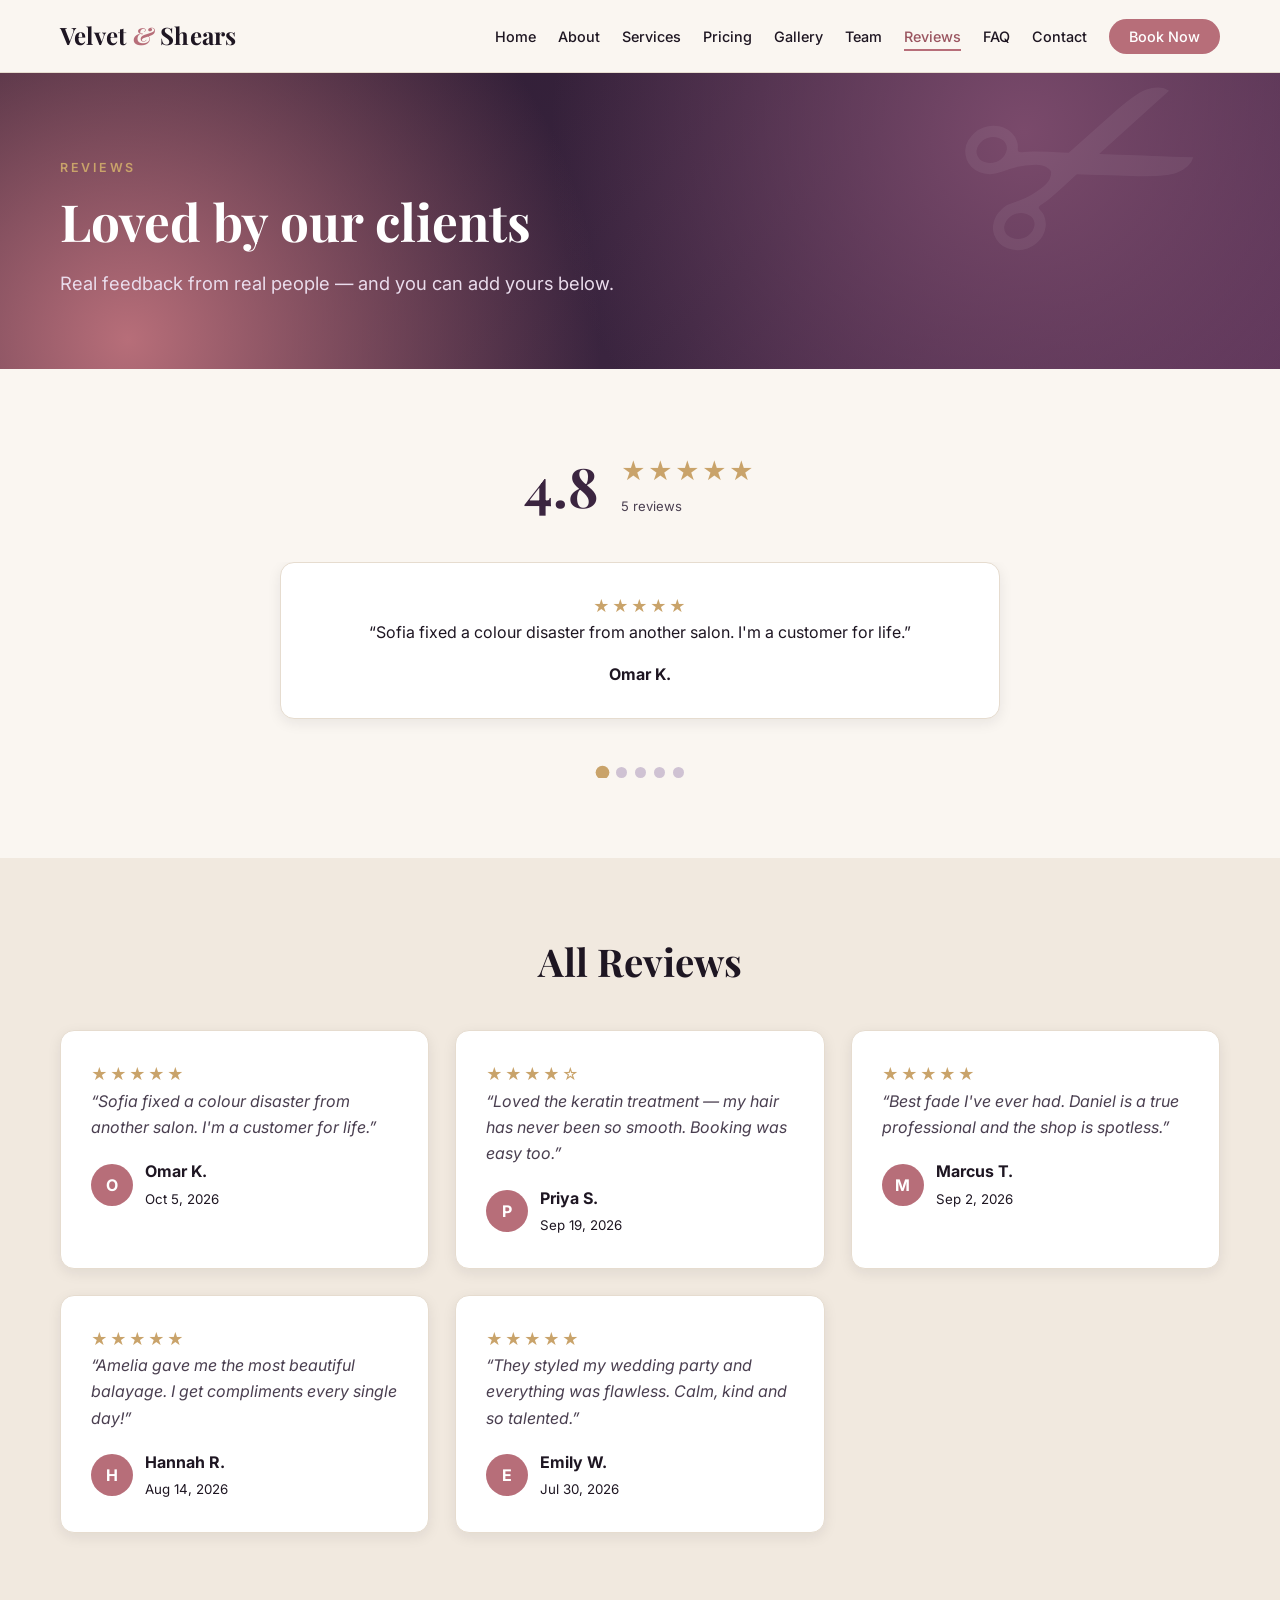
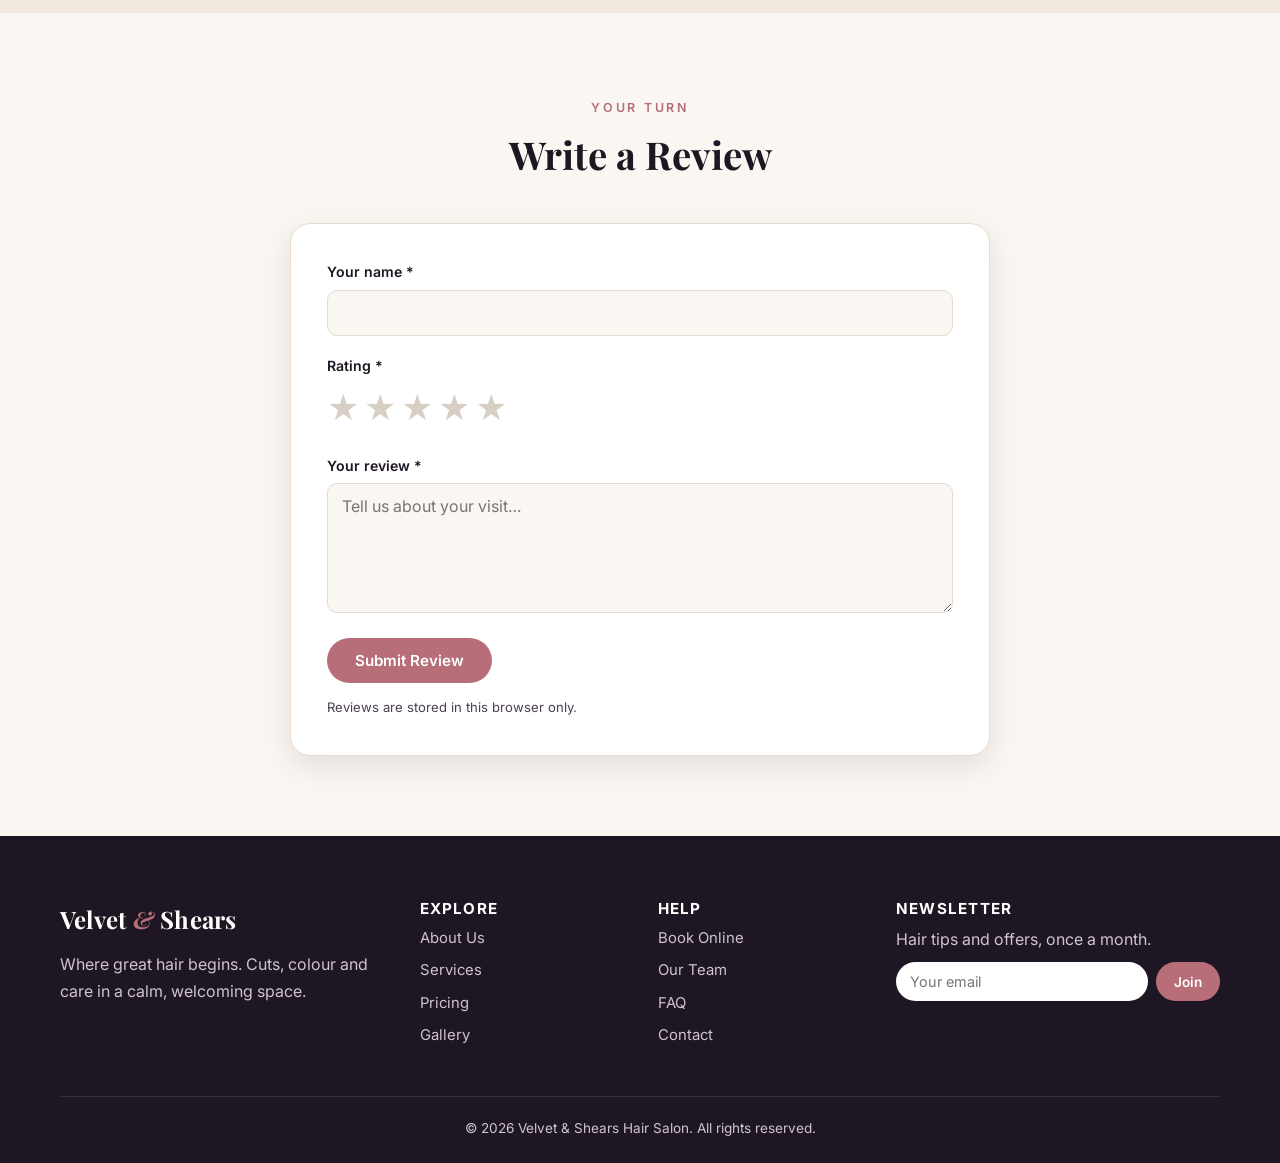
<file: reviews.html>
<!DOCTYPE html>
<html lang="en">
<head>
  <meta charset="UTF-8">
  <meta name="viewport" content="width=device-width, initial-scale=1">
  <title>Reviews — Velvet &amp; Shears</title>
  <meta name="description" content="Read client reviews and share your own experience at Velvet & Shears.">
  <link rel="preconnect" href="https://fonts.googleapis.com">
  <link rel="preconnect" href="https://fonts.gstatic.com" crossorigin>
  <link href="https://fonts.googleapis.com/css2?family=Inter:wght@400;500;600;700&family=Playfair+Display:ital,wght@0,600;0,700;1,600&display=swap" rel="stylesheet">
  <link rel="stylesheet" href="css/style.css">
  <script src="js/main.js" defer></script>
</head>
<body data-page="reviews">
<main>

  <section class="hero page-hero">
    <div class="container">
      <span class="eyebrow" style="color:var(--gold)">Reviews</span>
      <h1>Loved by our clients</h1>
      <p>Real feedback from real people — and you can add yours below.</p>
    </div>
  </section>

  <section class="section">
    <div class="container">
      <div class="rating-summary">
        <strong id="avgRating">0.0</strong>
        <div><div class="star-static" id="avgStars" style="font-size:1.5rem"></div><span class="hint" id="reviewCount"></span></div>
      </div>
      <div class="slider" id="reviewSlider"></div>
    </div>
  </section>

  <section class="section alt">
    <div class="container">
      <div class="section-head center"><h2>All Reviews</h2></div>
      <div class="grid c3" id="reviewGrid"></div>
    </div>
  </section>

  <section class="section">
    <div class="container" style="max-width:700px">
      <div class="section-head center">
        <span class="eyebrow">Your turn</span>
        <h2>Write a Review</h2>
      </div>
      <form class="form-card" id="reviewForm" novalidate>
        <div class="field"><label for="rvName">Your name *</label><input id="rvName" type="text" autocomplete="name"><div class="err"></div></div>
        <div class="field" id="ratingField">
          <label>Rating *</label>
          <div class="stars" role="radiogroup" aria-label="Rating">
            <input type="radio" id="s5" name="rating" value="5"><label for="s5" title="5 stars">★</label>
            <input type="radio" id="s4" name="rating" value="4"><label for="s4" title="4 stars">★</label>
            <input type="radio" id="s3" name="rating" value="3"><label for="s3" title="3 stars">★</label>
            <input type="radio" id="s2" name="rating" value="2"><label for="s2" title="2 stars">★</label>
            <input type="radio" id="s1" name="rating" value="1"><label for="s1" title="1 star">★</label>
          </div>
          <div class="err">Please choose a star rating.</div>
        </div>
        <div class="field"><label for="rvText">Your review *</label><textarea id="rvText" placeholder="Tell us about your visit…"></textarea><div class="err"></div></div>
        <button class="btn" type="submit">Submit Review</button>
        <p class="hint" style="margin:14px 0 0">Reviews are stored in this browser only.</p>
      </form>
    </div>
  </section>

</main>
</body>
</html>
</file>
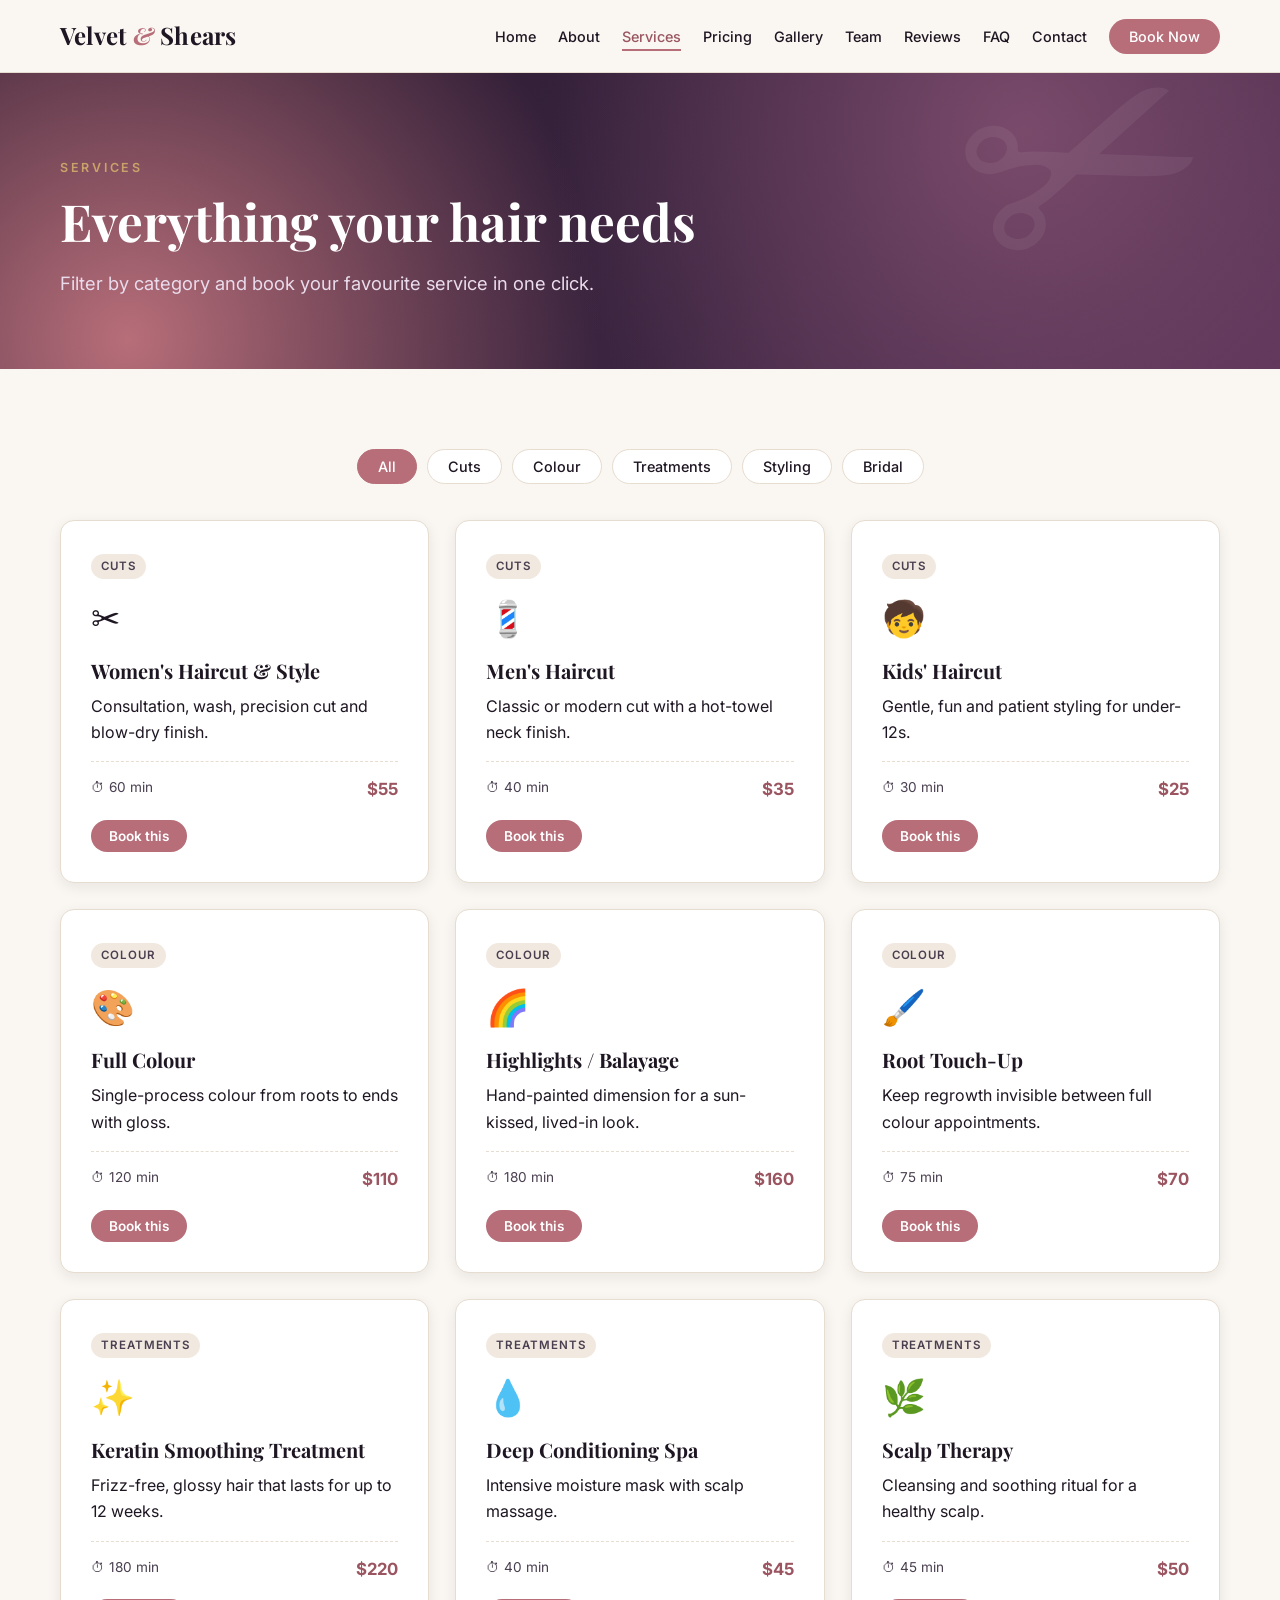
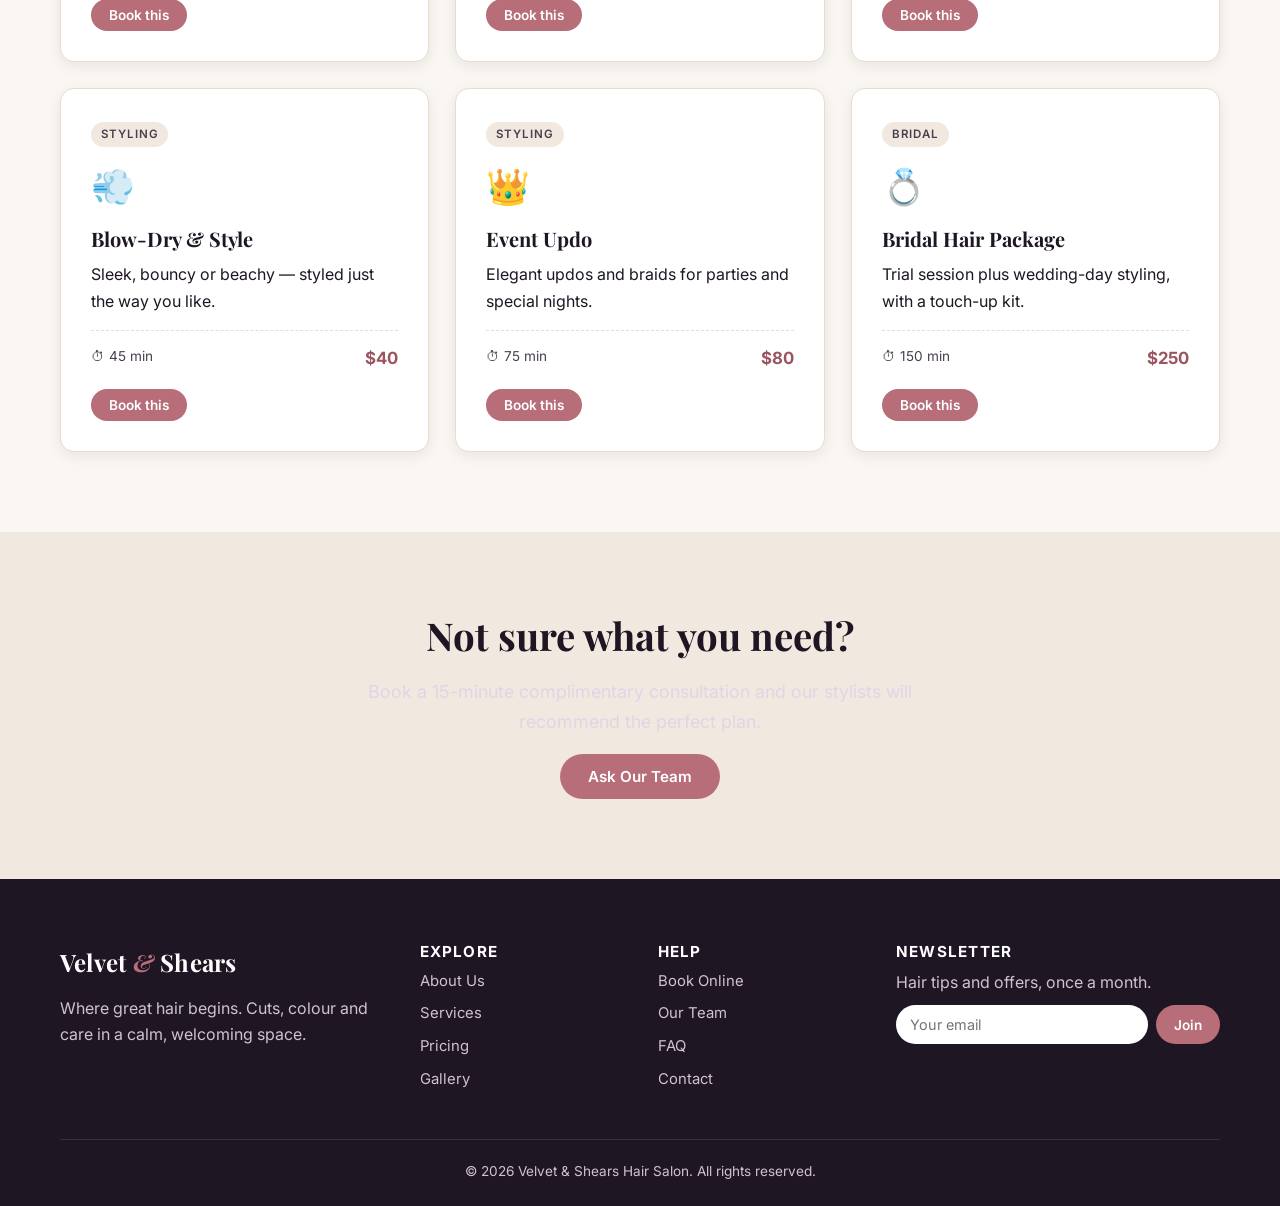
<file: services.html>
<!DOCTYPE html>
<html lang="en">
<head>
  <meta charset="UTF-8">
  <meta name="viewport" content="width=device-width, initial-scale=1">
  <title>Services — Velvet &amp; Shears</title>
  <meta name="description" content="Browse haircuts, colour, treatments, styling and bridal services at Velvet & Shears.">
  <link rel="preconnect" href="https://fonts.googleapis.com">
  <link rel="preconnect" href="https://fonts.gstatic.com" crossorigin>
  <link href="https://fonts.googleapis.com/css2?family=Inter:wght@400;500;600;700&family=Playfair+Display:ital,wght@0,600;0,700;1,600&display=swap" rel="stylesheet">
  <link rel="stylesheet" href="css/style.css">
  <script src="js/main.js" defer></script>
</head>
<body data-page="services">
<main>

  <section class="hero page-hero">
    <div class="container">
      <span class="eyebrow" style="color:var(--gold)">Services</span>
      <h1>Everything your hair needs</h1>
      <p>Filter by category and book your favourite service in one click.</p>
    </div>
  </section>

  <section class="section">
    <div class="container">
      <div class="filters" id="serviceFilters" role="group" aria-label="Filter services"></div>
      <div class="grid c3" id="serviceGrid"></div>
    </div>
  </section>

  <section class="section alt cta-band">
    <div class="container">
      <h2>Not sure what you need?</h2>
      <p class="lead">Book a 15-minute complimentary consultation and our stylists will recommend the perfect plan.</p>
      <a href="contact.html" class="btn">Ask Our Team</a>
    </div>
  </section>

</main>
</body>
</html>
</file>
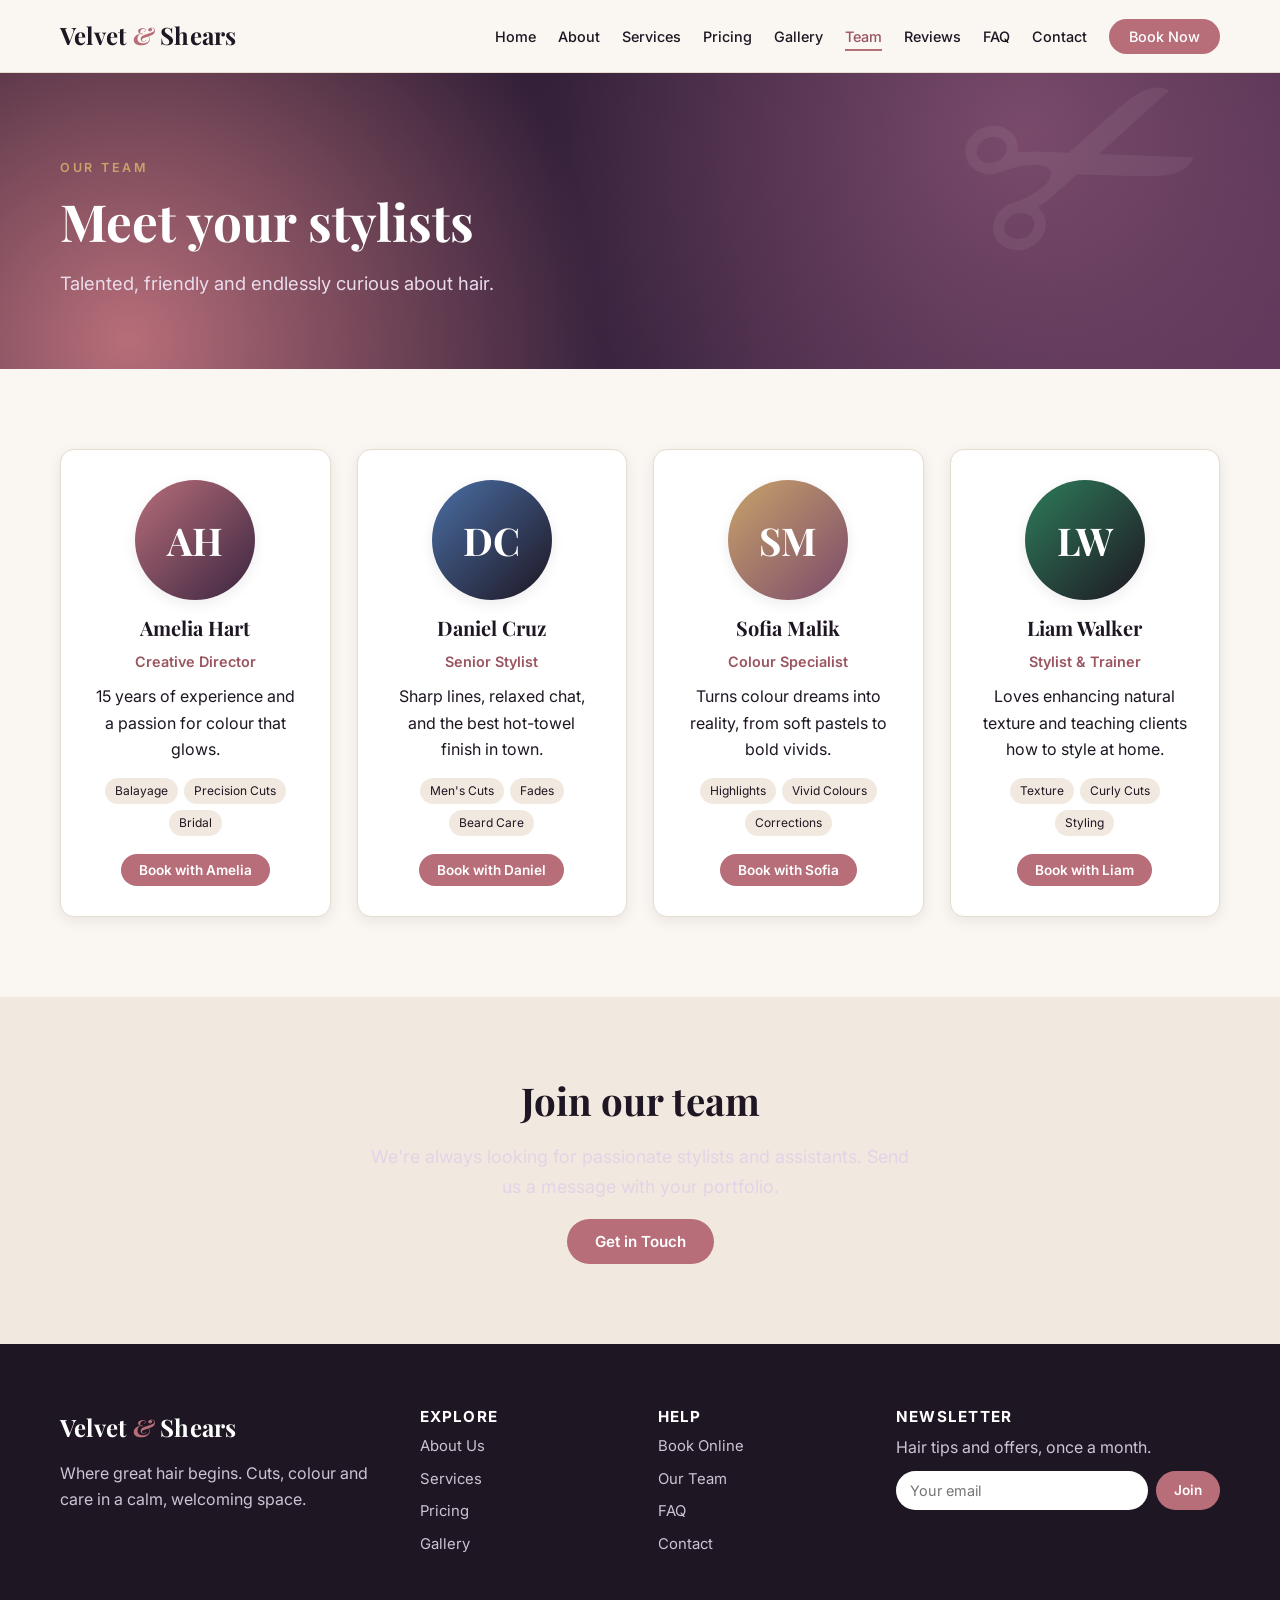
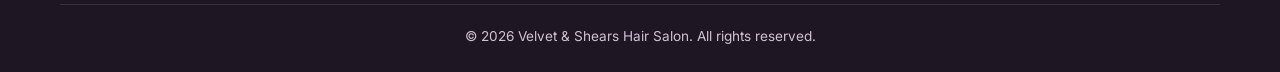
<file: team.html>
<!DOCTYPE html>
<html lang="en">
<head>
  <meta charset="UTF-8">
  <meta name="viewport" content="width=device-width, initial-scale=1">
  <title>Our Team — Velvet &amp; Shears</title>
  <meta name="description" content="Meet the stylists at Velvet & Shears Hair Salon.">
  <link rel="preconnect" href="https://fonts.googleapis.com">
  <link rel="preconnect" href="https://fonts.gstatic.com" crossorigin>
  <link href="https://fonts.googleapis.com/css2?family=Inter:wght@400;500;600;700&family=Playfair+Display:ital,wght@0,600;0,700;1,600&display=swap" rel="stylesheet">
  <link rel="stylesheet" href="css/style.css">
  <script src="js/main.js" defer></script>
</head>
<body data-page="team">
<main>

  <section class="hero page-hero">
    <div class="container">
      <span class="eyebrow" style="color:var(--gold)">Our team</span>
      <h1>Meet your stylists</h1>
      <p>Talented, friendly and endlessly curious about hair.</p>
    </div>
  </section>

  <section class="section">
    <div class="container">
      <div class="grid c4" id="teamGrid"></div>
    </div>
  </section>

  <section class="section alt cta-band">
    <div class="container">
      <h2>Join our team</h2>
      <p class="lead">We're always looking for passionate stylists and assistants. Send us a message with your portfolio.</p>
      <a href="contact.html" class="btn">Get in Touch</a>
    </div>
  </section>

</main>
</body>
</html>
</file>
<file: css/style.css>
/* ==========================================================
   Velvet & Shears — Hair Salon
   Shared stylesheet for all 10 pages
   ========================================================== */

:root {
  --ink: #1e1622;
  --ink-soft: #4a3f50;
  --plum: #3b2540;
  --rose: #b76e79;
  --rose-dark: #9a5560;
  --gold: #c9a36a;
  --cream: #faf6f1;
  --sand: #f1e9df;
  --white: #ffffff;
  --line: #e6dccf;
  --success: #2e7d5b;
  --danger: #b3382c;
  --radius: 14px;
  --shadow: 0 10px 30px rgba(30, 22, 34, 0.1);
  --shadow-sm: 0 4px 14px rgba(30, 22, 34, 0.08);
  --font-head: "Playfair Display", Georgia, "Times New Roman", serif;
  --font-body: "Inter", system-ui, -apple-system, "Segoe UI", Roboto, sans-serif;
  --max: 1160px;
}

*, *::before, *::after { box-sizing: border-box; }
html { scroll-behavior: smooth; }
body {
  margin: 0;
  font-family: var(--font-body);
  color: var(--ink);
  background: var(--cream);
  line-height: 1.65;
  -webkit-font-smoothing: antialiased;
}
img { max-width: 100%; display: block; }
a { color: var(--rose-dark); text-decoration: none; }
a:hover { color: var(--rose); }
h1, h2, h3, h4 { font-family: var(--font-head); line-height: 1.2; margin: 0 0 .5em; color: var(--ink); }
h1 { font-size: clamp(2.2rem, 5vw, 3.8rem); }
h2 { font-size: clamp(1.7rem, 3.2vw, 2.4rem); }
h3 { font-size: 1.25rem; }
p { margin: 0 0 1em; }
.container { width: min(var(--max), 92%); margin-inline: auto; }
.section { padding: 80px 0; }
.section.alt { background: var(--sand); }
.section.dark { background: var(--plum); color: #efe6f1; }
.section.dark h2, .section.dark h3 { color: #fff; }
.center { text-align: center; }
.eyebrow {
  display: inline-block; font-size: .78rem; letter-spacing: .22em; text-transform: uppercase;
  color: var(--rose); font-weight: 600; margin-bottom: .8rem;
}
.lead { font-size: 1.12rem; color: var(--ink-soft); max-width: 640px; }
.center .lead { margin-inline: auto; }
.section-head { margin-bottom: 46px; }

/* ---------- Buttons ---------- */
.btn {
  display: inline-block; border: 0; cursor: pointer; font: 600 .95rem var(--font-body);
  padding: 13px 28px; border-radius: 999px; transition: .25s; text-align: center;
  background: var(--rose); color: #fff;
}
.btn:hover { background: var(--rose-dark); color: #fff; transform: translateY(-2px); box-shadow: var(--shadow-sm); }
.btn.outline { background: transparent; color: var(--ink); border: 1.5px solid var(--ink); }
.btn.outline:hover { background: var(--ink); color: #fff; }
.btn.light { background: #fff; color: var(--plum); }
.btn.light:hover { background: var(--gold); color: #fff; }
.btn.small { padding: 8px 18px; font-size: .85rem; }
.btn.danger { background: var(--danger); }

/* ---------- Header ---------- */
.site-header {
  position: sticky; top: 0; z-index: 50; background: rgba(250, 246, 241, .94);
  backdrop-filter: blur(10px); border-bottom: 1px solid var(--line);
}
.nav-wrap { display: flex; align-items: center; justify-content: space-between; height: 72px; }
.logo { font-family: var(--font-head); font-size: 1.5rem; font-weight: 700; color: var(--ink); letter-spacing: .01em; }
.logo span { color: var(--rose); font-style: italic; }
.logo:hover { color: var(--ink); }
.nav-links { display: flex; gap: 22px; align-items: center; list-style: none; margin: 0; padding: 0; }
.nav-links a { color: var(--ink); font-size: .9rem; font-weight: 500; padding: 6px 0; position: relative; }
.nav-links a::after {
  content: ""; position: absolute; left: 0; bottom: 0; height: 2px; width: 0; background: var(--rose); transition: .25s;
}
.nav-links a:hover::after, .nav-links a.active::after { width: 100%; }
.nav-links a.active { color: var(--rose-dark); }
.nav-links .btn { color: #fff; padding: 9px 20px; }
.nav-links .btn::after { display: none; }
.nav-toggle {
  display: none; background: none; border: 0; font-size: 1.7rem; cursor: pointer; color: var(--ink); padding: 4px 8px;
}

/* ---------- Hero ---------- */
.hero {
  position: relative; color: #fff; overflow: hidden;
  background: radial-gradient(circle at 80% 20%, #7a4a6b 0%, transparent 45%),
              radial-gradient(circle at 10% 90%, #b76e79 0%, transparent 40%),
              linear-gradient(135deg, #2a1a30, #3b2540 60%, #5a3358);
  padding: 120px 0 130px;
}
.hero h1 { color: #fff; max-width: 760px; }
.hero h1 em { color: var(--gold); font-style: italic; }
.hero p { max-width: 560px; font-size: 1.15rem; color: #eadcec; }
.hero .actions { display: flex; gap: 14px; flex-wrap: wrap; margin-top: 28px; }
.hero .btn.outline { color: #fff; border-color: #fff; }
.hero .btn.outline:hover { background: #fff; color: var(--plum); }
.hero::after {
  content: "✂"; position: absolute; right: 6%; bottom: -30px; font-size: 18rem; opacity: .06; transform: rotate(-20deg);
}
.page-hero { padding: 80px 0 70px; }
.page-hero h1 { font-size: clamp(2rem, 4.5vw, 3.2rem); margin-bottom: .3em; }
.page-hero p { margin: 0; }

/* ---------- Grids & cards ---------- */
.grid { display: grid; gap: 26px; }
.grid.c2 { grid-template-columns: repeat(2, 1fr); }
.grid.c3 { grid-template-columns: repeat(3, 1fr); }
.grid.c4 { grid-template-columns: repeat(4, 1fr); }
.card {
  background: #fff; border-radius: var(--radius); padding: 30px; box-shadow: var(--shadow-sm);
  border: 1px solid var(--line); transition: .3s;
}
.card:hover { transform: translateY(-5px); box-shadow: var(--shadow); }
.card .icon { font-size: 2.2rem; margin-bottom: 12px; display: block; }
.card .meta { font-size: .85rem; color: var(--ink-soft); display: flex; justify-content: space-between; margin-top: 14px; padding-top: 14px; border-top: 1px dashed var(--line); }
.card .price { font-weight: 700; color: var(--rose-dark); font-size: 1.05rem; }
.tag {
  display: inline-block; font-size: .72rem; letter-spacing: .08em; text-transform: uppercase;
  background: var(--sand); color: var(--ink-soft); padding: 3px 10px; border-radius: 999px; margin-bottom: 10px; font-weight: 600;
}

/* Stats */
.stats { display: grid; grid-template-columns: repeat(4, 1fr); gap: 20px; text-align: center; }
.stat strong { display: block; font: 700 2.6rem var(--font-head); color: var(--gold); }
.stat span { font-size: .92rem; color: #d7c7da; }

/* Split section */
.split { display: grid; grid-template-columns: 1fr 1fr; gap: 56px; align-items: center; }
.visual {
  min-height: 380px; border-radius: 22px; box-shadow: var(--shadow);
  background: linear-gradient(145deg, #b76e79, #3b2540);
  display: grid; place-items: center; font-size: 6rem; color: rgba(255, 255, 255, .85);
}
.check-list { list-style: none; padding: 0; margin: 0 0 1.4em; }
.check-list li { padding-left: 30px; position: relative; margin-bottom: 10px; }
.check-list li::before { content: "✓"; position: absolute; left: 0; color: var(--rose); font-weight: 700; }

/* Filters */
.filters { display: flex; gap: 10px; flex-wrap: wrap; justify-content: center; margin-bottom: 36px; }
.filter-btn {
  border: 1.5px solid var(--line); background: #fff; padding: 8px 20px; border-radius: 999px;
  cursor: pointer; font: 500 .9rem var(--font-body); color: var(--ink); transition: .2s;
}
.filter-btn:hover { border-color: var(--rose); }
.filter-btn.active { background: var(--rose); border-color: var(--rose); color: #fff; }

/* ---------- Gallery ---------- */
.gallery { display: grid; grid-template-columns: repeat(4, 1fr); gap: 16px; }
.g-item {
  aspect-ratio: 1; border-radius: 16px; cursor: pointer; position: relative; overflow: hidden;
  display: grid; place-items: center; font-size: 3.2rem; color: rgba(255, 255, 255, .9); transition: .3s;
}
.g-item:hover { transform: scale(1.03); box-shadow: var(--shadow); }
.g-item .cap {
  position: absolute; inset: auto 0 0 0; padding: 14px; font: 600 .85rem var(--font-body); color: #fff;
  background: linear-gradient(transparent, rgba(0, 0, 0, .6));
}
.g-item.hide { display: none; }
.lightbox {
  position: fixed; inset: 0; background: rgba(20, 12, 24, .88); z-index: 100;
  display: none; place-items: center; padding: 20px;
}
.lightbox.open { display: grid; }
.lb-box {
  width: min(560px, 92vw); aspect-ratio: 1; border-radius: 20px; display: grid; place-items: center;
  font-size: 8rem; color: rgba(255, 255, 255, .92); position: relative;
}
.lb-box .cap { position: absolute; bottom: 20px; left: 0; right: 0; text-align: center; font: 600 1.1rem var(--font-body); color: #fff; }
.lb-close, .lb-nav {
  position: absolute; background: rgba(255, 255, 255, .15); color: #fff; border: 0; cursor: pointer;
  width: 46px; height: 46px; border-radius: 50%; font-size: 1.4rem; transition: .2s;
}
.lb-close:hover, .lb-nav:hover { background: var(--rose); }
.lb-close { top: 20px; right: 20px; }
.lb-nav.prev { left: 20px; top: 50%; }
.lb-nav.next { right: 20px; top: 50%; }

/* ---------- Team ---------- */
.stylist { text-align: center; }
.avatar {
  width: 120px; height: 120px; border-radius: 50%; margin: 0 auto 16px; display: grid; place-items: center;
  font: 700 2.4rem var(--font-head); color: #fff; box-shadow: var(--shadow-sm);
}
.stylist .role { color: var(--rose-dark); font-weight: 600; font-size: .9rem; margin-bottom: 10px; }
.skills { display: flex; flex-wrap: wrap; gap: 6px; justify-content: center; margin-top: 12px; }
.skills span { font-size: .75rem; background: var(--sand); padding: 3px 10px; border-radius: 999px; }

/* ---------- Pricing ---------- */
.price-table { width: 100%; border-collapse: collapse; background: #fff; border-radius: var(--radius); overflow: hidden; box-shadow: var(--shadow-sm); }
.price-table th, .price-table td { padding: 14px 20px; text-align: left; border-bottom: 1px solid var(--line); }
.price-table th { background: var(--plum); color: #fff; font-weight: 600; font-size: .9rem; letter-spacing: .04em; }
.price-table tr:last-child td { border-bottom: 0; }
.price-table td.amt { font-weight: 700; color: var(--rose-dark); white-space: nowrap; }
.estimator { background: #fff; border-radius: 20px; padding: 34px; box-shadow: var(--shadow); border: 1px solid var(--line); }
.est-list { display: grid; grid-template-columns: repeat(2, 1fr); gap: 10px 24px; margin: 18px 0; }
.est-list label { display: flex; align-items: center; gap: 10px; cursor: pointer; padding: 8px 12px; border-radius: 10px; border: 1px solid var(--line); font-size: .93rem; }
.est-list label:hover { border-color: var(--rose); }
.est-list label span.p { margin-left: auto; font-weight: 600; color: var(--rose-dark); }
.est-total { display: flex; justify-content: space-between; align-items: center; background: var(--sand); padding: 18px 24px; border-radius: 12px; margin-top: 18px; flex-wrap: wrap; gap: 10px; }
.est-total strong { font: 700 1.9rem var(--font-head); color: var(--plum); }

/* ---------- Forms ---------- */
.form-card { background: #fff; padding: 36px; border-radius: 20px; box-shadow: var(--shadow); border: 1px solid var(--line); }
.form-row { display: grid; grid-template-columns: 1fr 1fr; gap: 18px; }
.field { margin-bottom: 18px; }
.field label { display: block; font-weight: 600; font-size: .88rem; margin-bottom: 6px; }
.field input, .field select, .field textarea {
  width: 100%; padding: 12px 14px; border: 1.5px solid var(--line); border-radius: 10px;
  font: 1rem var(--font-body); background: var(--cream); color: var(--ink); transition: .2s;
}
.field input:focus, .field select:focus, .field textarea:focus { outline: 0; border-color: var(--rose); background: #fff; box-shadow: 0 0 0 3px rgba(183, 110, 121, .15); }
.field textarea { min-height: 130px; resize: vertical; }
.field.invalid input, .field.invalid select, .field.invalid textarea { border-color: var(--danger); }
.err { color: var(--danger); font-size: .8rem; margin-top: 4px; display: none; }
.field.invalid .err { display: block; }
.hint { font-size: .82rem; color: var(--ink-soft); }

/* Star input */
.stars { display: inline-flex; flex-direction: row-reverse; gap: 4px; }
.stars input { display: none; }
.stars label { font-size: 2rem; color: #d8cfc4; cursor: pointer; transition: .15s; margin: 0; }
.stars input:checked ~ label, .stars label:hover, .stars label:hover ~ label { color: var(--gold); }
.star-static { color: var(--gold); letter-spacing: 2px; }

/* Records list (bookings / messages) */
.records { margin-top: 30px; }
.record {
  background: #fff; border: 1px solid var(--line); border-left: 4px solid var(--rose);
  border-radius: 12px; padding: 18px 22px; margin-bottom: 14px; display: flex; gap: 18px; justify-content: space-between; align-items: flex-start;
}
.record h4 { margin: 0 0 4px; font-family: var(--font-body); font-size: 1rem; }
.record p { margin: 0; font-size: .9rem; color: var(--ink-soft); }
.record small { color: var(--ink-soft); }
.empty { text-align: center; padding: 30px; color: var(--ink-soft); background: #fff; border: 1px dashed var(--line); border-radius: 12px; }
.toolbar { display: flex; gap: 10px; flex-wrap: wrap; align-items: center; justify-content: space-between; margin-bottom: 16px; }

/* ---------- Testimonials ---------- */
.review { position: relative; }
.review .quote { font-style: italic; color: var(--ink-soft); }
.review .who { display: flex; align-items: center; gap: 12px; margin-top: 18px; }
.review .who .dot { width: 42px; height: 42px; border-radius: 50%; display: grid; place-items: center; background: var(--rose); color: #fff; font-weight: 700; }
.rating-summary { display: flex; align-items: center; gap: 22px; justify-content: center; margin-bottom: 40px; flex-wrap: wrap; }
.rating-summary strong { font: 700 3.4rem var(--font-head); color: var(--plum); }
.slider { position: relative; overflow: hidden; }
.slides { display: flex; transition: transform .5s ease; }
.slide { min-width: 100%; padding: 0 12px; }
.slide .card { text-align: center; max-width: 720px; margin: 0 auto; }
.slider-dots { display: flex; gap: 8px; justify-content: center; margin-top: 22px; }
.slider-dots button { width: 11px; height: 11px; border-radius: 50%; border: 0; background: #cfc2d3; cursor: pointer; padding: 0; }
.slider-dots button.active { background: var(--gold); transform: scale(1.25); }

/* ---------- FAQ ---------- */
.faq-item { background: #fff; border: 1px solid var(--line); border-radius: 12px; margin-bottom: 12px; overflow: hidden; }
.faq-q {
  width: 100%; text-align: left; background: none; border: 0; padding: 18px 22px; cursor: pointer;
  font: 600 1.02rem var(--font-body); color: var(--ink); display: flex; justify-content: space-between; gap: 12px;
}
.faq-q::after { content: "+"; font-size: 1.4rem; color: var(--rose); transition: .25s; line-height: 1; }
.faq-item.open .faq-q::after { transform: rotate(45deg); }
.faq-a { max-height: 0; overflow: hidden; transition: max-height .35s ease; padding: 0 22px; color: var(--ink-soft); }
.faq-item.open .faq-a { padding-bottom: 18px; }

/* ---------- Contact info ---------- */
.info-list { list-style: none; padding: 0; margin: 0; }
.info-list li { display: flex; gap: 14px; margin-bottom: 18px; }
.info-list .ic { font-size: 1.4rem; }
.hours { width: 100%; border-collapse: collapse; }
.hours td { padding: 7px 0; border-bottom: 1px dashed var(--line); }
.hours td:last-child { text-align: right; font-weight: 600; }
.map {
  min-height: 240px; border-radius: 16px; margin-top: 20px; display: grid; place-items: center; text-align: center;
  background: repeating-linear-gradient(45deg, #e9dfd2, #e9dfd2 12px, #f1e9df 12px, #f1e9df 24px);
  border: 1px solid var(--line); color: var(--ink-soft);
}

/* CTA band */
.cta-band { text-align: center; }
.cta-band p { margin-inline: auto; color: #e3d3e6; max-width: 560px; }

/* ---------- Footer ---------- */
.site-footer { background: var(--ink); color: #cfc3d3; padding: 64px 0 24px; }
.footer-grid { display: grid; grid-template-columns: 1.6fr 1fr 1fr 1.4fr; gap: 36px; }
.site-footer h4 { color: #fff; font-family: var(--font-body); font-size: .95rem; letter-spacing: .08em; text-transform: uppercase; }
.site-footer a { color: #cfc3d3; }
.site-footer a:hover { color: var(--gold); }
.site-footer ul { list-style: none; padding: 0; margin: 0; }
.site-footer li { margin-bottom: 8px; font-size: .93rem; }
.site-footer .logo { color: #fff; }
.news-form { display: flex; gap: 8px; margin-top: 10px; }
.news-form input { flex: 1; min-width: 0; padding: 11px 14px; border-radius: 999px; border: 0; font: .9rem var(--font-body); }
.footer-bottom { border-top: 1px solid #3a2f3f; margin-top: 40px; padding-top: 20px; text-align: center; font-size: .85rem; }

/* ---------- Toast ---------- */
.toast {
  position: fixed; bottom: 26px; left: 50%; transform: translate(-50%, 120px); background: var(--plum); color: #fff;
  padding: 14px 26px; border-radius: 999px; box-shadow: var(--shadow); z-index: 200; transition: .4s; font-weight: 500;
  max-width: 90vw; text-align: center;
}
.toast.show { transform: translate(-50%, 0); }
.toast.error { background: var(--danger); }

/* Reveal on scroll */
.reveal { opacity: 0; transform: translateY(26px); transition: .7s ease; }
.reveal.in { opacity: 1; transform: none; }

/* ---------- Responsive ---------- */
@media (max-width: 1100px) {
  .nav-toggle { display: block; }
  .nav-links {
    position: absolute; top: 72px; left: 0; right: 0; background: var(--cream); flex-direction: column; align-items: stretch;
    gap: 0; padding: 10px 4% 20px; border-bottom: 1px solid var(--line); display: none; box-shadow: var(--shadow);
  }
  .nav-links.open { display: flex; }
  .nav-links li { border-bottom: 1px solid var(--line); }
  .nav-links a { display: block; padding: 14px 0; }
  .nav-links .btn { margin-top: 14px; display: block; }
  .nav-links li:last-child { border: 0; }
}
@media (max-width: 900px) {
  .grid.c3, .grid.c4, .gallery, .footer-grid { grid-template-columns: repeat(2, 1fr); }
  .split { grid-template-columns: 1fr; }
  .stats { grid-template-columns: repeat(2, 1fr); }
  .section { padding: 60px 0; }
}
@media (max-width: 600px) {
  .grid.c2, .grid.c3, .grid.c4, .form-row, .est-list, .footer-grid { grid-template-columns: 1fr; }
  .gallery { grid-template-columns: repeat(2, 1fr); gap: 10px; }
  .hero { padding: 80px 0 90px; }
  .form-card, .estimator { padding: 22px; }
  .record { flex-direction: column; }
}
@media (prefers-reduced-motion: reduce) {
  * { transition: none !important; animation: none !important; }
  .reveal { opacity: 1; transform: none; }
}
</file>
